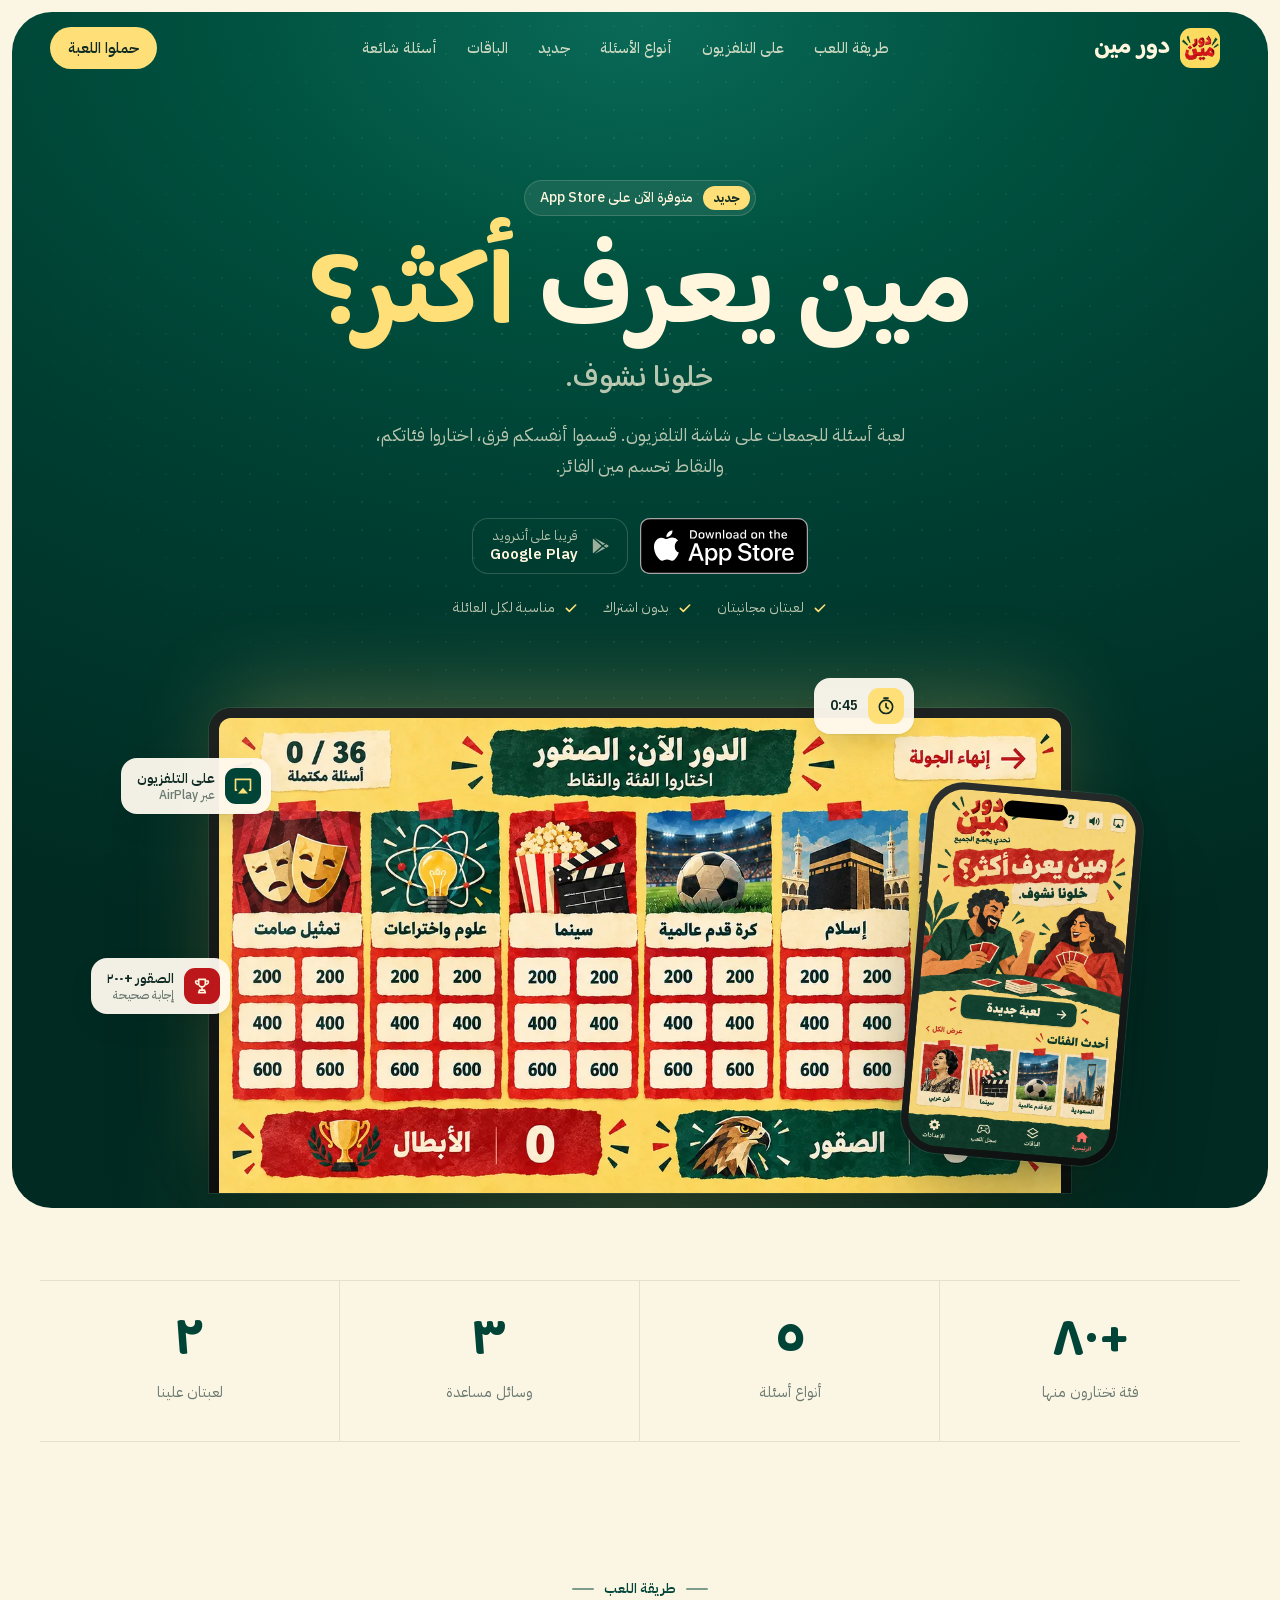
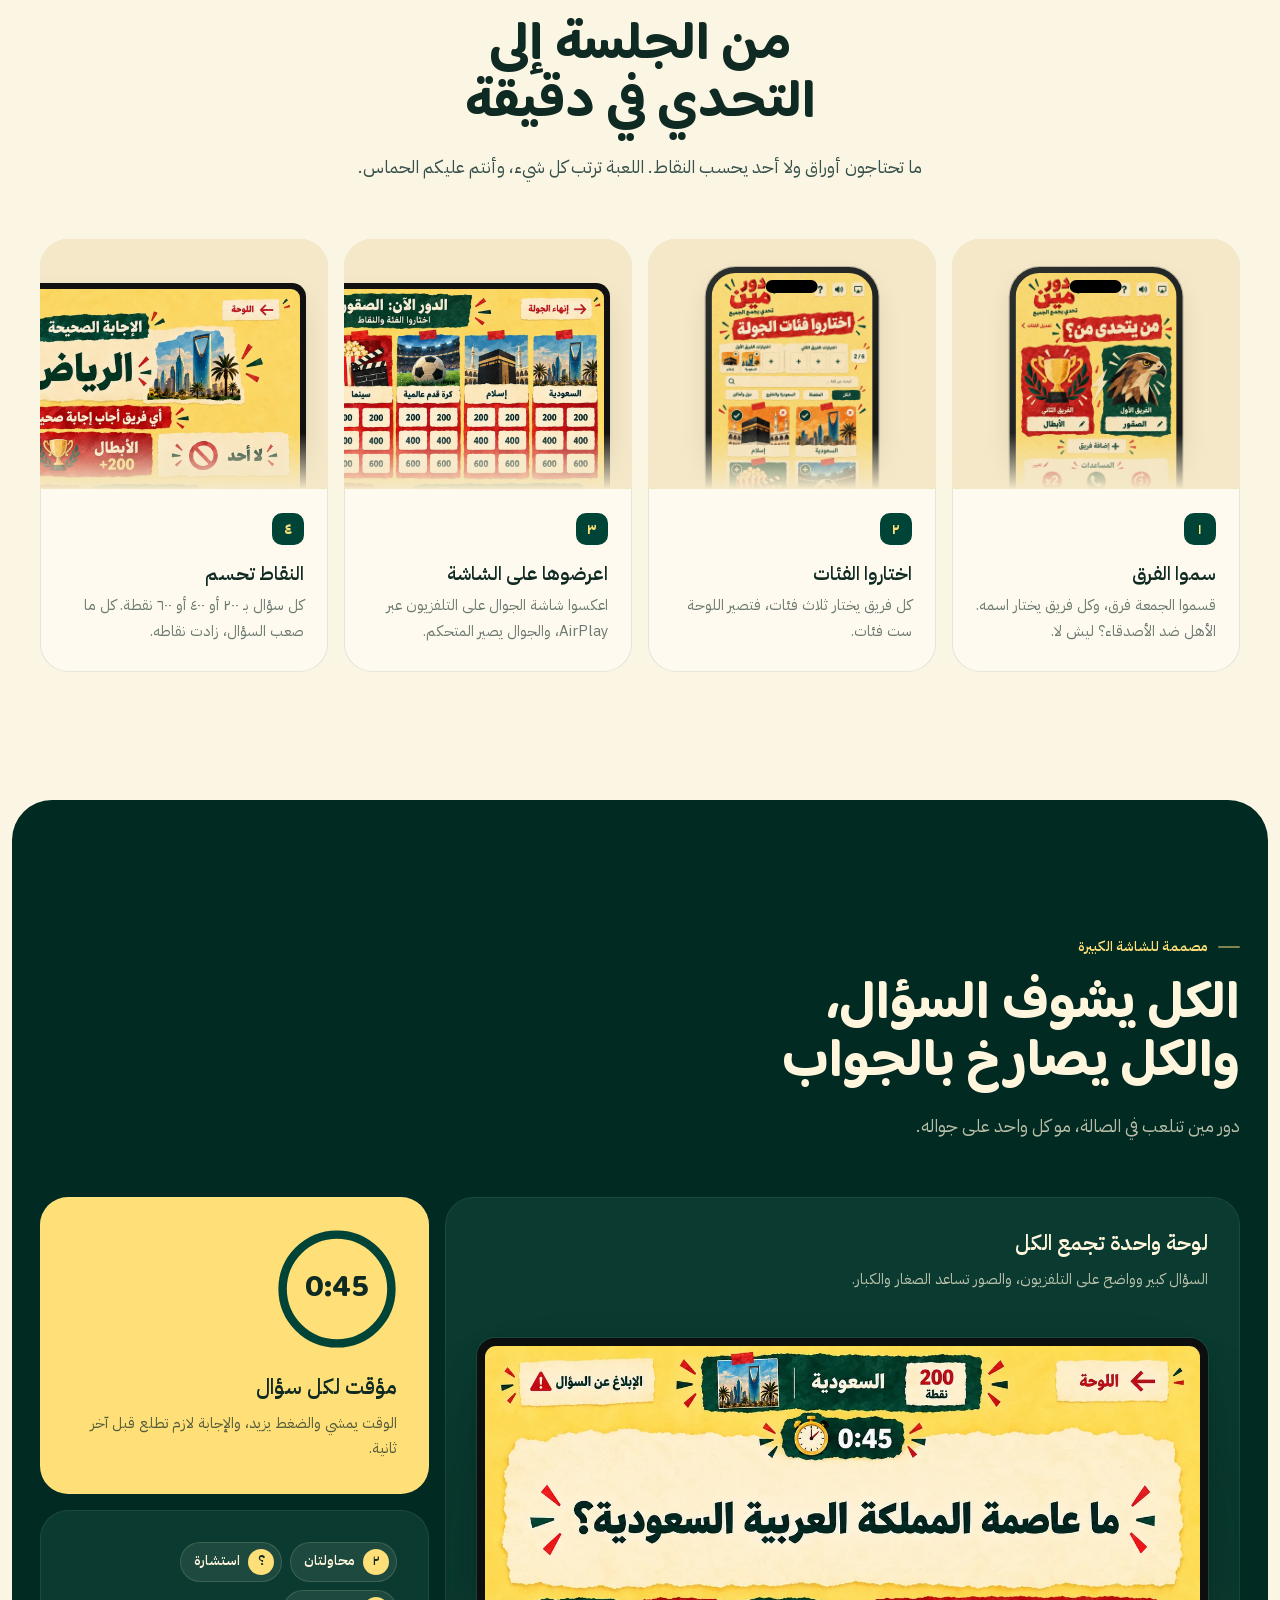
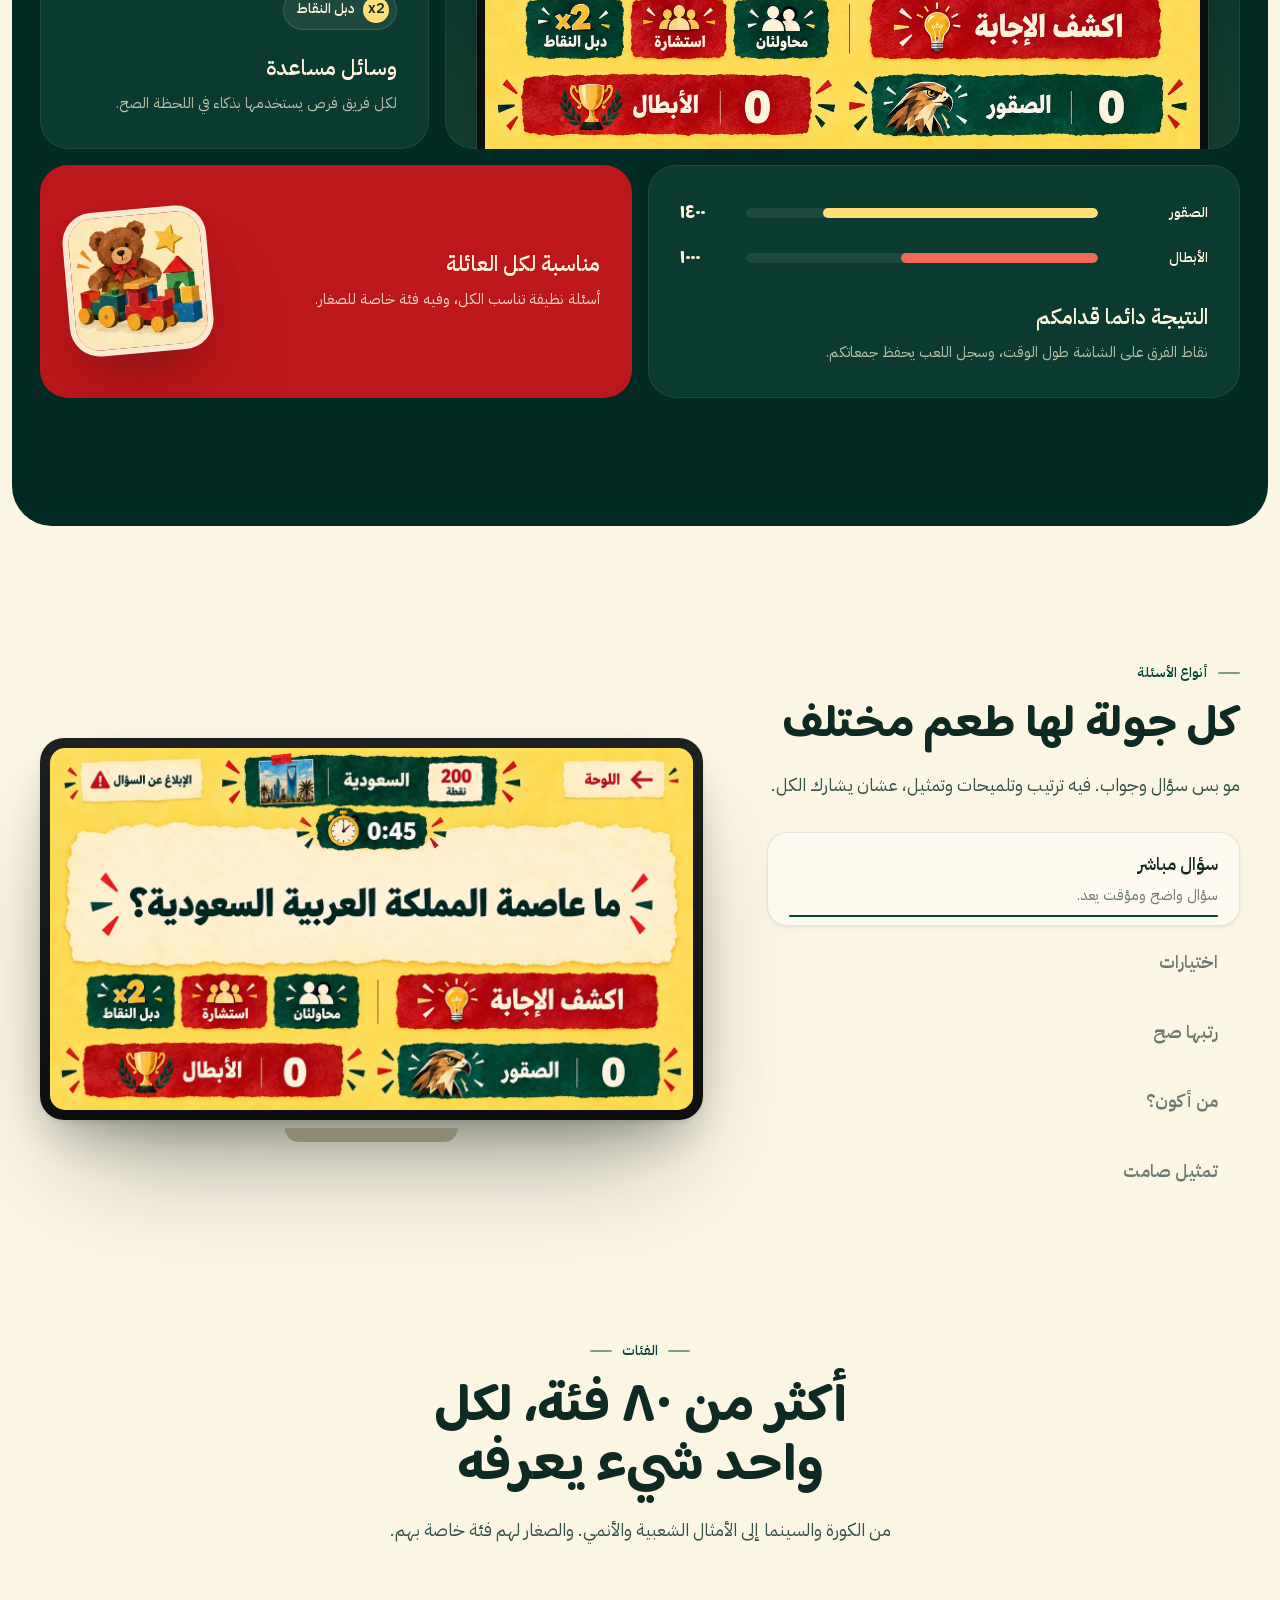
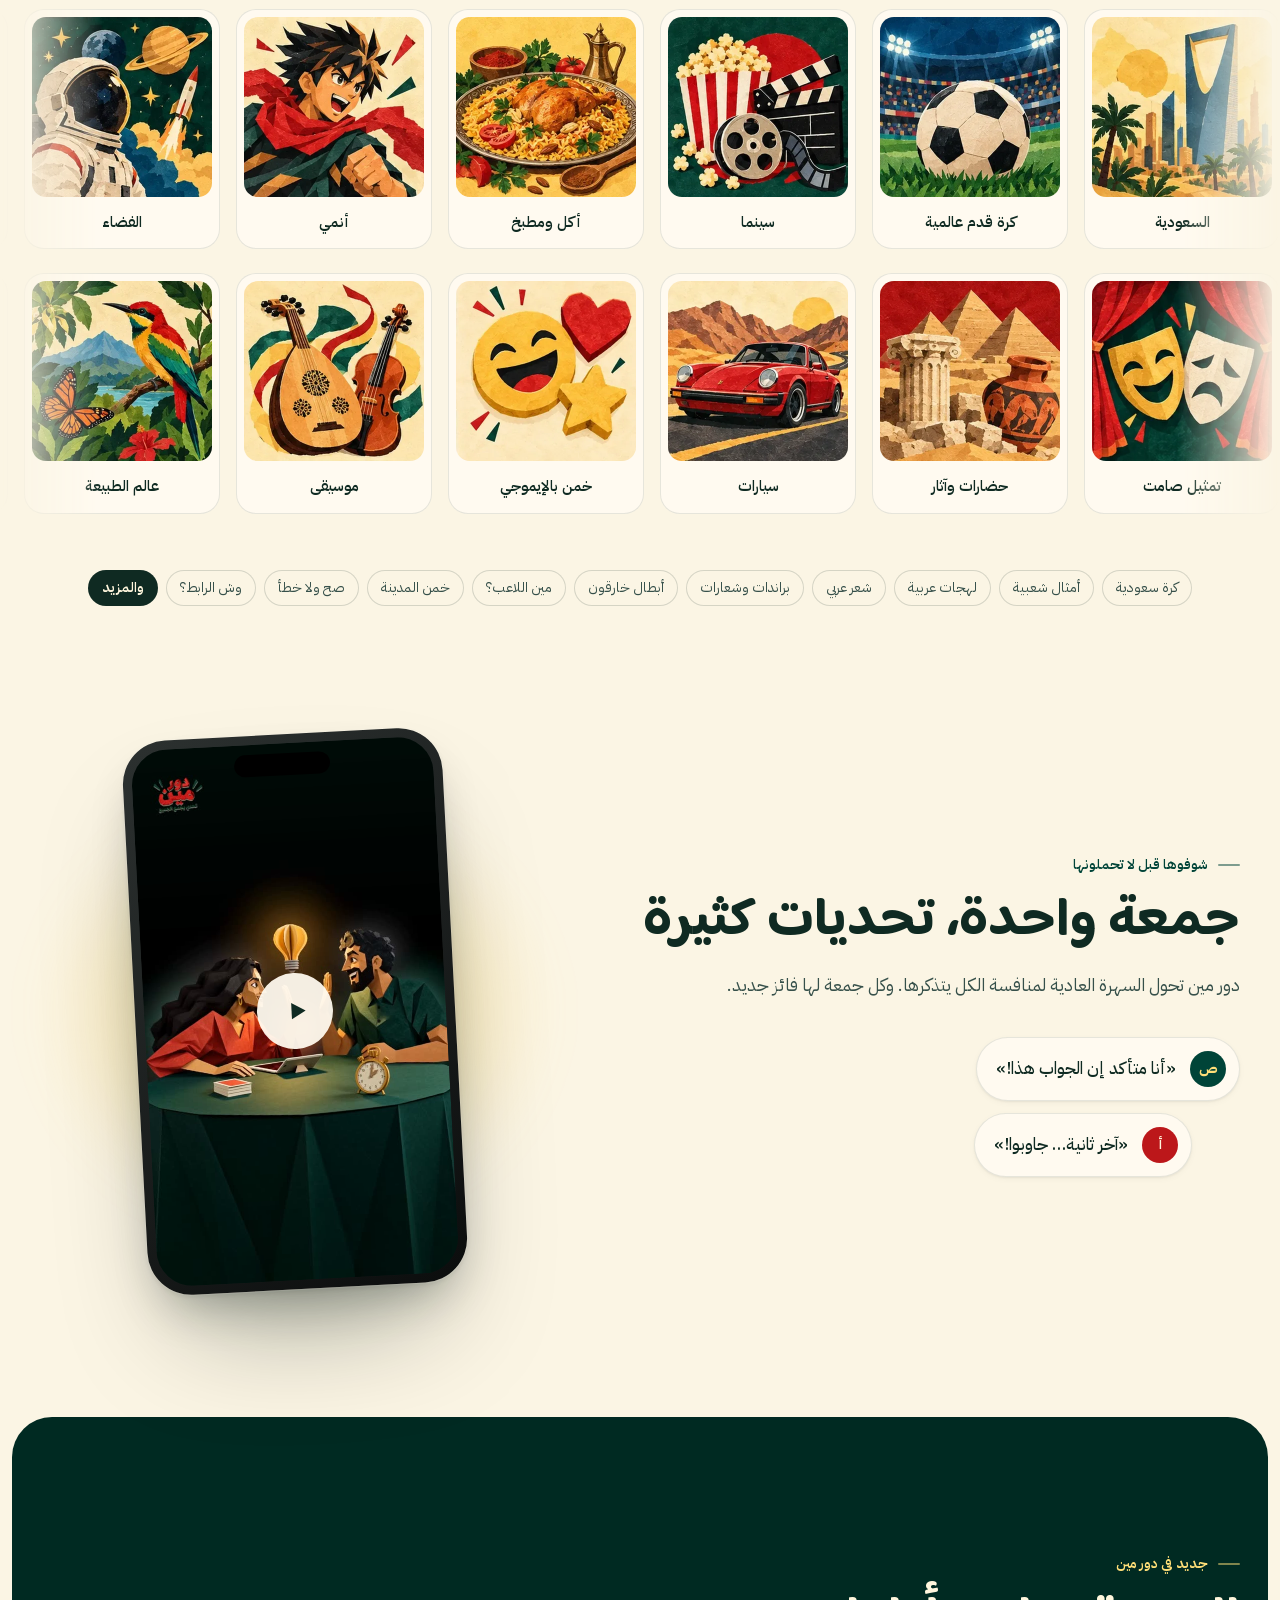
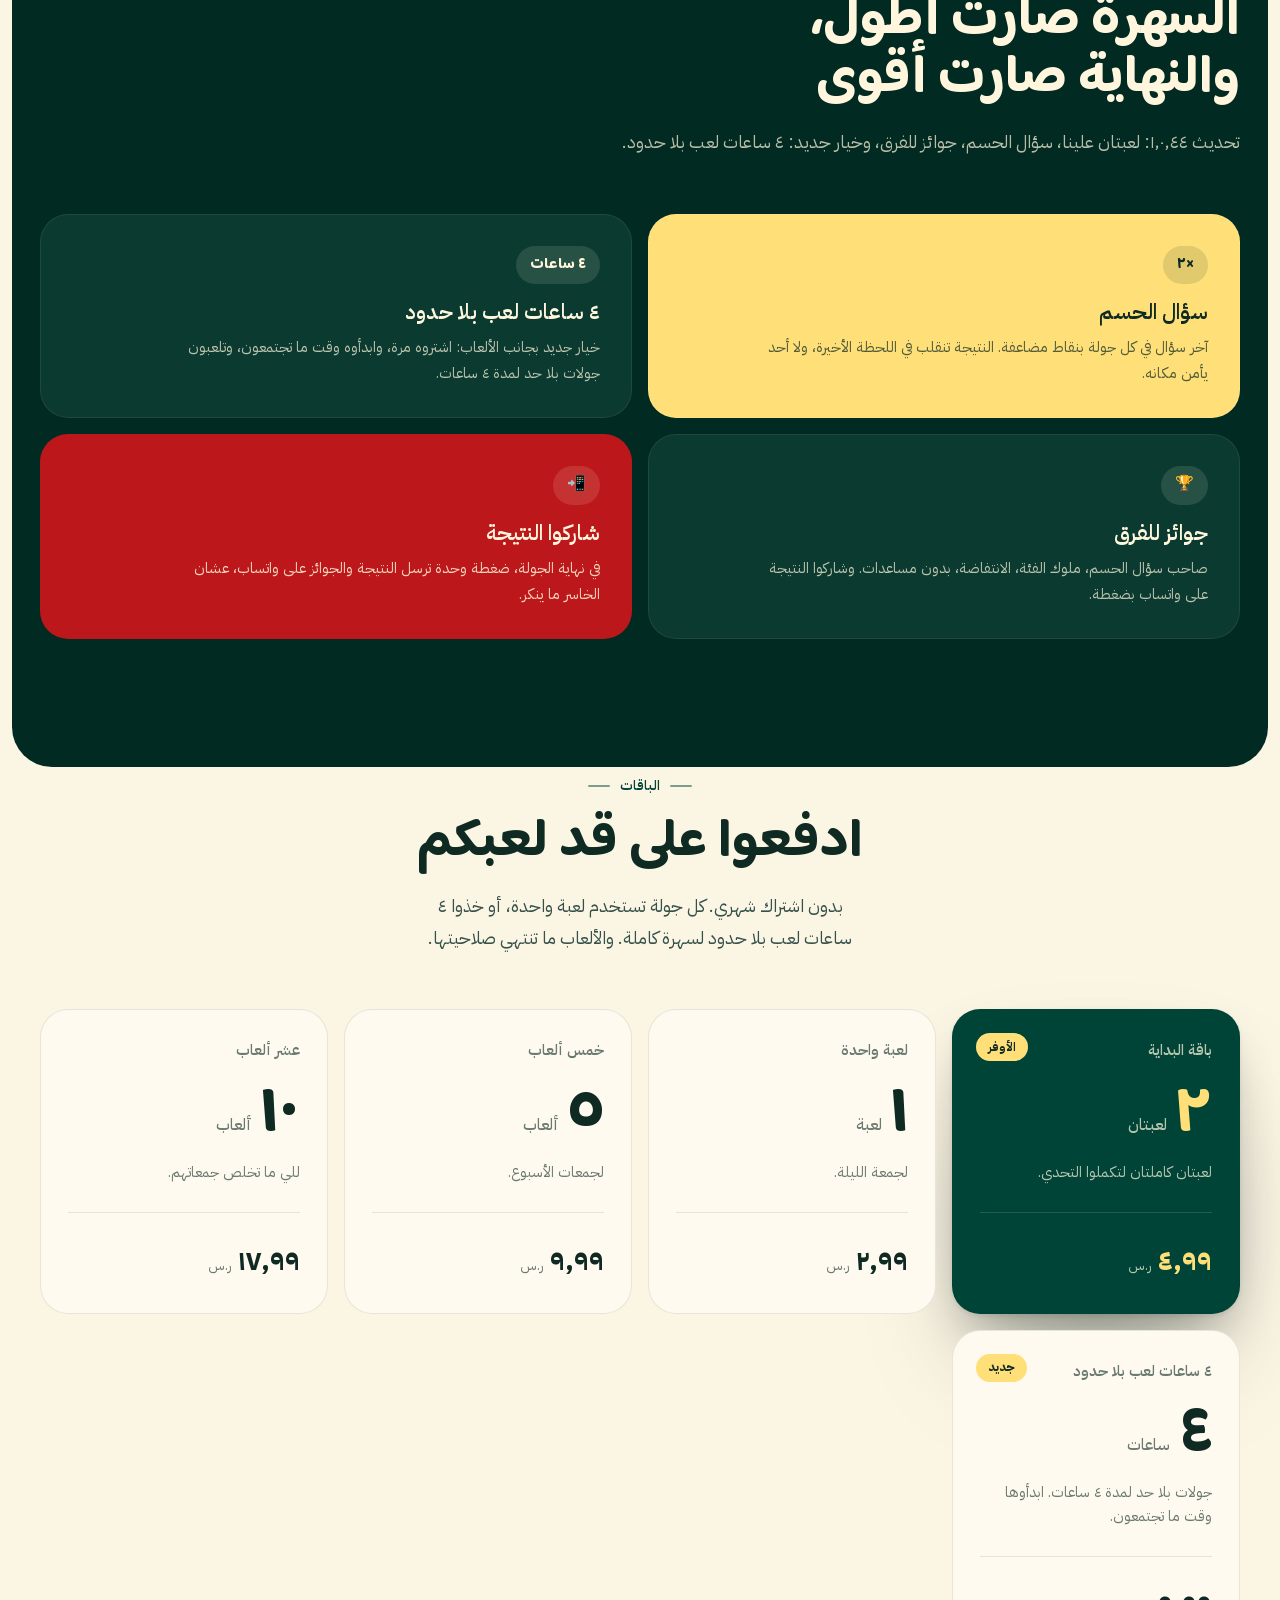
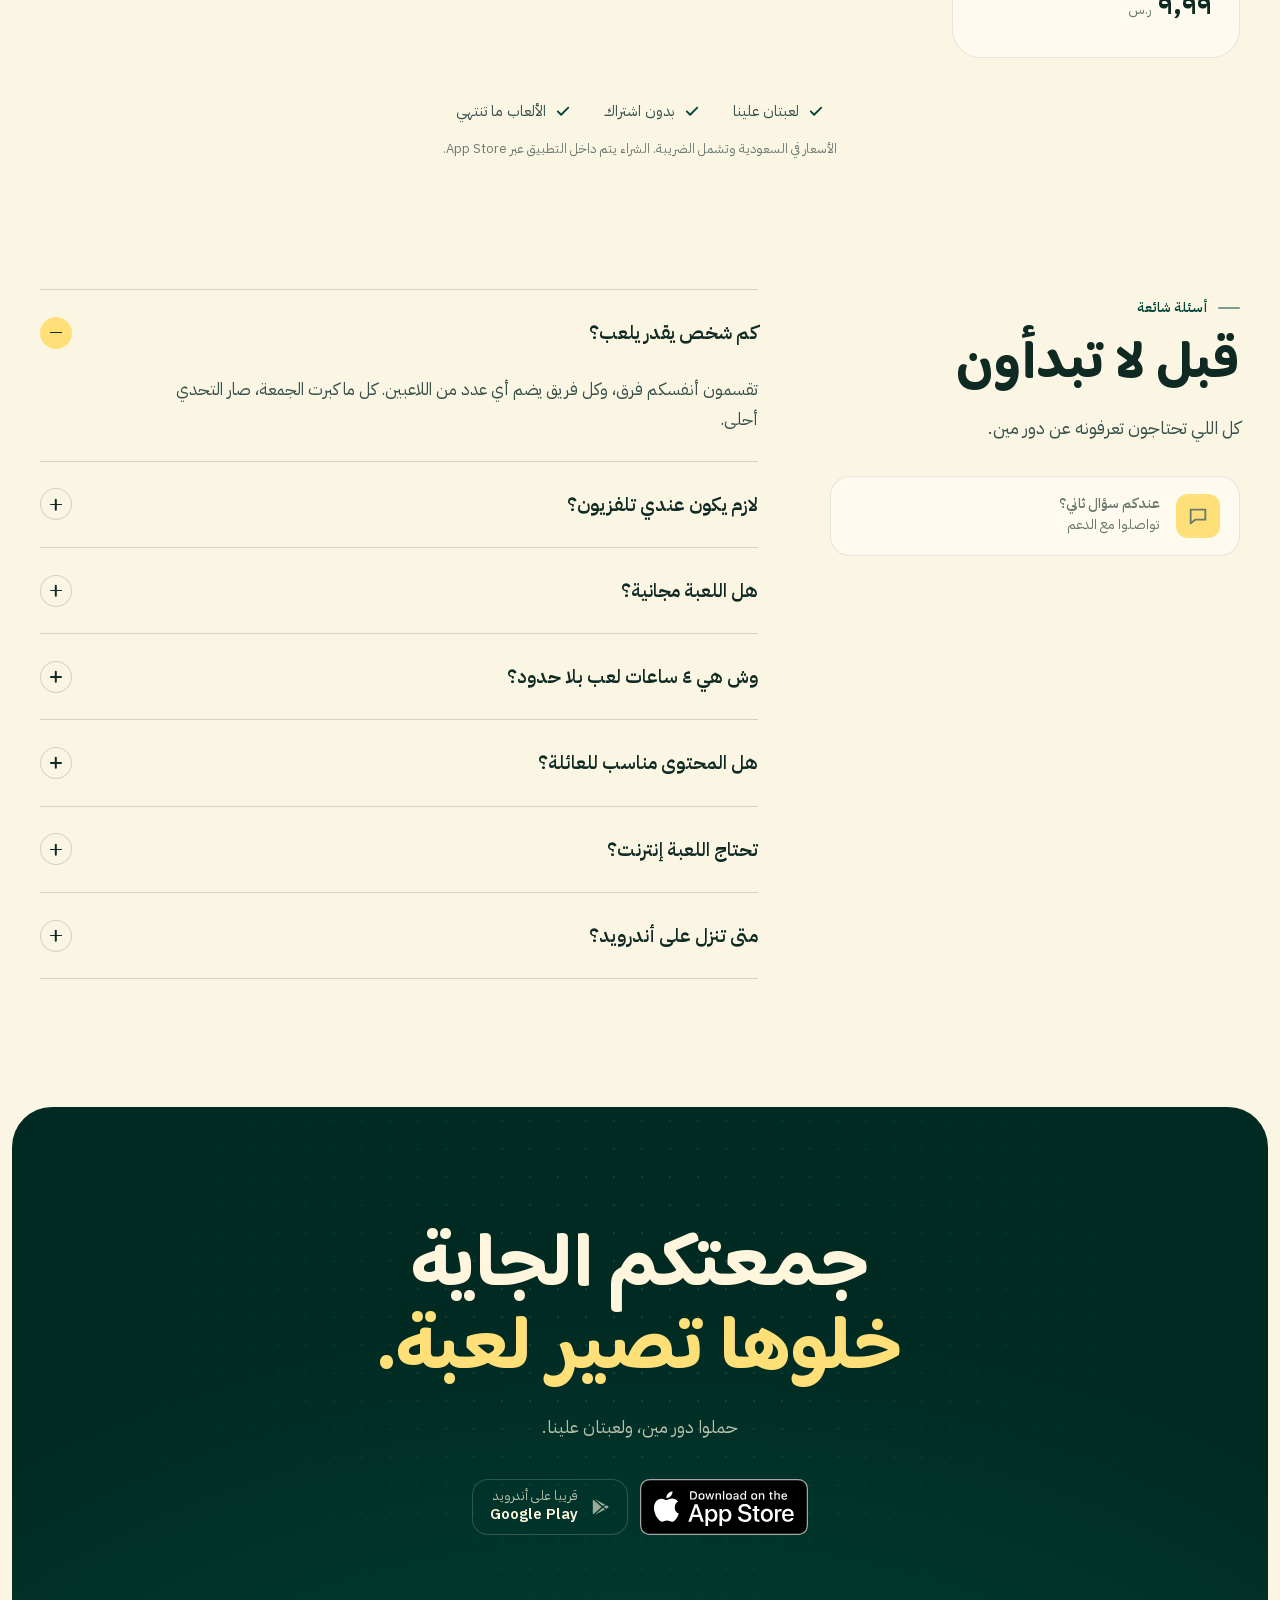
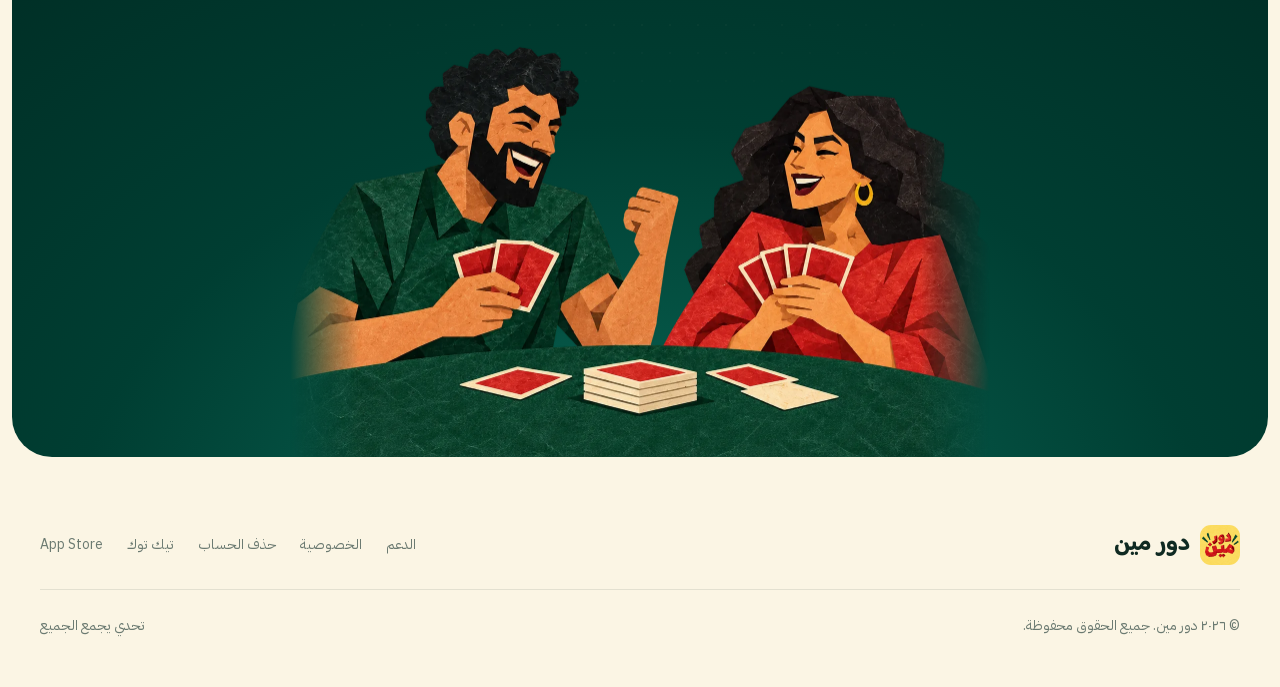
<file: index.html>
<!doctype html>
<html lang="ar" dir="rtl">
<head>
<meta charset="utf-8">
<meta name="viewport" content="width=device-width,initial-scale=1,viewport-fit=cover">
<title>دور مين · تحدي يجمع الجميع</title>
<meta name="description" content="دور مين لعبة أسئلة للجمعات على شاشة التلفزيون. قسموا الفرق، اختاروا من أكثر من ٨٠ فئة، والنقاط تحسم مين يعرف أكثر. لعبتان علينا.">
<meta name="theme-color" content="#003e32">
<meta name="apple-itunes-app" content="app-id=6812690220">
<link rel="canonical" href="https://dormeen.com/">
<meta property="og:type" content="website">
<meta property="og:locale" content="ar_SA">
<meta property="og:title" content="دور مين · مين يعرف أكثر؟">
<meta property="og:description" content="لعبة أسئلة للجمعات على شاشة التلفزيون. لعبتان علينا.">
<meta property="og:url" content="https://dormeen.com/">
<meta property="og:image" content="https://dormeen.com/assets/img/og.jpg">
<meta name="twitter:card" content="summary_large_image">
<link rel="icon" type="image/png" sizes="32x32" href="assets/img/favicon-32.png">
<link rel="apple-touch-icon" href="assets/img/apple-touch-icon.png">
<link rel="preload" href="assets/fonts/baloo-bhaijaan-2-arabic.woff2" as="font" type="font/woff2" crossorigin>
<link rel="preload" href="assets/fonts/plex-arabic-400-arabic.woff2" as="font" type="font/woff2" crossorigin>
<link rel="stylesheet" href="site.css?v=3">
<script type="application/ld+json">{"@context":"https://schema.org","@type":"MobileApplication","name":"دور مين","alternateName":"Dor Meen","operatingSystem":"iOS","applicationCategory":"GameApplication","inLanguage":"ar","url":"https://dormeen.com/","downloadUrl":"https://apps.apple.com/sa/app/id6812690220","offers":{"@type":"Offer","price":"0","priceCurrency":"SAR"}}</script>
</head>
<body>
<a class="skip" href="#main">تخطى إلى المحتوى</a>
<svg width="0" height="0" style="position:absolute" aria-hidden="true">
  <symbol id="arrow" viewBox="0 0 24 24"><path fill="none" stroke="currentColor" stroke-width="2" stroke-linecap="round" stroke-linejoin="round" d="M19 12H5m6-6-6 6 6 6"/></symbol>
  <symbol id="check" viewBox="0 0 24 24"><path fill="none" stroke="currentColor" stroke-width="2.4" stroke-linecap="round" stroke-linejoin="round" d="m5 12.5 4.5 4.5L19 7.5"/></symbol>
  <symbol id="play" viewBox="0 0 24 24"><path fill="currentColor" d="M7 4.5v15l13-7.5z"/></symbol>
  <symbol id="gplay" viewBox="0 0 24 24"><path fill="currentColor" d="M4 3.2 14 12 4 20.8a1.3 1.3 0 0 1-.6-1.1V4.3c0-.5.2-.9.6-1.1Zm11.2 7.6L5.6 2.4l12.7 6.8-3.1 1.6Zm0 2.4 3.1 1.6-12.7 6.8 9.6-8.4Zm4.4-3.3 2 1.1c.9.5.9 1.5 0 2l-2 1.1-3.3-2.1 3.3-2.1Z"/></symbol>
  <symbol id="clock" viewBox="0 0 24 24"><circle cx="12" cy="13" r="8" fill="none" stroke="currentColor" stroke-width="2"/><path fill="none" stroke="currentColor" stroke-width="2" stroke-linecap="round" d="M12 9v4l2.5 2M9.5 2.5h5"/></symbol>
  <symbol id="tvi" viewBox="0 0 24 24"><path fill="none" stroke="currentColor" stroke-width="2" stroke-linejoin="round" d="M5 17H3V4h18v13h-2"/><path fill="currentColor" d="m12 14 6 7H6z"/></symbol>
  <symbol id="trophy" viewBox="0 0 24 24"><path fill="none" stroke="currentColor" stroke-width="2" stroke-linecap="round" stroke-linejoin="round" d="M8 4h8v5a4 4 0 0 1-8 0zM8 6H4.5a3 3 0 0 0 3.5 4M16 6h3.5A3 3 0 0 1 16 10M12 13v4m-4 3h8l-1-3H9z"/></symbol>
</svg>

<header class="top" id="top">
  <div class="wrap">
    <div class="bar">
      <a class="brand" href="#" aria-label="دور مين، الصفحة الرئيسية"><img src="assets/img/icon.webp" width="512" height="512" alt=""><span>دور مين</span></a>
      <nav class="nav" aria-label="أقسام الموقع">
        <a href="#how">طريقة اللعب</a>
        <a href="#screen">على التلفزيون</a>
        <a href="#types">أنواع الأسئلة</a>
        <a href="#new">جديد</a>
        <a href="#packs">الباقات</a>
        <a href="#faq">أسئلة شائعة</a>
      </nav>
      <a class="btn btn-sm" href="https://apps.apple.com/sa/app/id6812690220">حملوا اللعبة</a>
    </div>
  </div>
</header>

<main id="main">
<section class="hero">
  <div class="hero-card">
    <div class="wrap">
      <span class="pill rv"><i>جديد</i>متوفرة الآن على App Store</span>
      <h1 class="rv">مين يعرف <em>أكثر؟</em><span class="tag">خلونا نشوف.</span></h1>
      <p class="lead rv">لعبة أسئلة للجمعات على شاشة التلفزيون. قسموا أنفسكم فرق، اختاروا فئاتكم، والنقاط تحسم مين الفائز.</p>
      <div class="store rv">
        <a class="badge" href="https://apps.apple.com/sa/app/id6812690220" aria-label="حملوا دور مين من App Store"><img src="assets/img/app-store-badge.svg" width="168" height="56" alt="Download on the App Store"></a>
        <span class="soon"><svg aria-hidden="true"><use href="#gplay"/></svg><span>قريبا على أندرويد<b dir="ltr">Google Play</b></span></span>
      </div>
      <ul class="ticks rv">
        <li><svg aria-hidden="true"><use href="#check"/></svg>لعبتان مجانيتان</li>
        <li><svg aria-hidden="true"><use href="#check"/></svg>بدون اشتراك</li>
        <li><svg aria-hidden="true"><use href="#check"/></svg>مناسبة لكل العائلة</li>
      </ul>
    </div>
    <div class="stage rv">
      <div class="tv"><img src="assets/img/board.webp" width="1300" height="732" alt="لوحة دور مين على التلفزيون: ست فئات وتحت كل فئة نقاط ٢٠٠ و٤٠٠ و٦٠٠" fetchpriority="high"></div>
      <div class="phone"><img src="assets/img/home.webp" width="700" height="1244" alt="الشاشة الرئيسية في تطبيق دور مين"></div>
      <div class="chip c1"><span class="ic"><svg aria-hidden="true"><use href="#tvi"/></svg></span><span>على التلفزيون<small>عبر AirPlay</small></span></div>
      <div class="chip c2"><span class="ic red"><svg aria-hidden="true"><use href="#trophy"/></svg></span><span>الصقور +٢٠٠<small>إجابة صحيحة</small></span></div>
      <div class="chip c3"><span class="ic y"><svg aria-hidden="true"><use href="#clock"/></svg></span><span dir="ltr">0:45</span></div>
    </div>
  </div>
</section>

<div class="wrap">
  <div class="stats">
    <div class="stat rv"><b>+٨٠</b><span>فئة تختارون منها</span></div>
    <div class="stat rv"><b>٥</b><span>أنواع أسئلة</span></div>
    <div class="stat rv"><b>٣</b><span>وسائل مساعدة</span></div>
    <div class="stat rv"><b>٢</b><span>لعبتان علينا</span></div>
  </div>
</div>

<section class="sec" id="how">
  <div class="wrap">
    <div class="sec-head center rv">
      <span class="label">طريقة اللعب</span>
      <h2>من الجلسة إلى التحدي في دقيقة</h2>
      <p>ما تحتاجون أوراق ولا أحد يحسب النقاط. اللعبة ترتب كل شيء، وأنتم عليكم الحماس.</p>
    </div>
    <div class="steps">
      <article class="step rv"><div class="vis"><div class="phone"><img src="assets/img/teams.webp" width="700" height="1243" loading="lazy" alt="شاشة تسمية الفرق"></div></div><div class="txt"><span class="n">١</span><h3>سموا الفرق</h3><p>قسموا الجمعة فرق، وكل فريق يختار اسمه. الأهل ضد الأصدقاء؟ ليش لا.</p></div></article>
      <article class="step rv"><div class="vis"><div class="phone"><img src="assets/img/setup.webp" width="700" height="1244" loading="lazy" alt="شاشة اختيار الفئات"></div></div><div class="txt"><span class="n">٢</span><h3>اختاروا الفئات</h3><p>كل فريق يختار ثلاث فئات، فتصير اللوحة ست فئات.</p></div></article>
      <article class="step rv"><div class="vis"><div class="scr"><img src="assets/img/board.webp" width="1300" height="732" loading="lazy" alt="لوحة اللعب على الشاشة الكبيرة"></div></div><div class="txt"><span class="n">٣</span><h3>اعرضوها على الشاشة</h3><p>اعكسوا شاشة الجوال على التلفزيون عبر AirPlay، والجوال يصير المتحكم.</p></div></article>
      <article class="step rv"><div class="vis"><div class="scr"><img src="assets/img/answer.webp" width="1300" height="732" loading="lazy" alt="شاشة كشف الإجابة واحتساب النقاط"></div></div><div class="txt"><span class="n">٤</span><h3>النقاط تحسم</h3><p>كل سؤال بـ ٢٠٠ أو ٤٠٠ أو ٦٠٠ نقطة. كل ما صعب السؤال، زادت نقاطه.</p></div></article>
    </div>
  </div>
</section>

<section class="sec dark" id="screen">
  <div class="wrap">
    <div class="sec-head rv">
      <span class="label">مصممة للشاشة الكبيرة</span>
      <h2>الكل يشوف السؤال، والكل يصارخ بالجواب</h2>
      <p>دور مين تنلعب في الصالة، مو كل واحد على جواله.</p>
    </div>
    <div class="bento">
      <div class="tile t-main rv">
        <div class="txt"><h3>لوحة واحدة تجمع الكل</h3><p>السؤال كبير وواضح على التلفزيون، والصور تساعد الصغار والكبار.</p></div>
        <div class="shot"><img src="assets/img/question.webp" width="1300" height="732" loading="lazy" alt="شاشة سؤال في دور مين: ما عاصمة المملكة العربية السعودية؟ مع مؤقت ووسائل مساعدة"></div>
      </div>
      <div class="tile t-timer rv">
        <div class="ring" aria-hidden="true"><svg viewBox="0 0 128 128"><circle class="bgc" cx="64" cy="64" r="58"/><circle class="fg" id="ring" cx="64" cy="64" r="58"/></svg><b id="clock">0:45</b></div>
        <h3>مؤقت لكل سؤال</h3><p>الوقت يمشي والضغط يزيد، والإجابة لازم تطلع قبل آخر ثانية.</p>
      </div>
      <div class="tile t-life rv">
        <div class="lifes"><span><i aria-hidden="true">٢</i>محاولتان</span><span><i aria-hidden="true">؟</i>استشارة</span><span><i aria-hidden="true" dir="ltr">x2</i>دبل النقاط</span></div>
        <h3>وسائل مساعدة</h3><p>لكل فريق فرص يستخدمها بذكاء في اللحظة الصح.</p>
      </div>
      <div class="tile t-score rv">
        <div class="board" aria-hidden="true">
          <div class="row"><span>الصقور</span><span class="track"><i style="--w:78%"></i></span><b>١٤٠٠</b></div>
          <div class="row r2"><span>الأبطال</span><span class="track"><i style="--w:56%"></i></span><b>١٠٠٠</b></div>
        </div>
        <h3>النتيجة دائما قدامكم</h3><p>نقاط الفرق على الشاشة طول الوقت، وسجل اللعب يحفظ جمعاتكم.</p>
      </div>
      <div class="tile t-family rv">
        <div><h3>مناسبة لكل العائلة</h3><p>أسئلة نظيفة تناسب الكل، وفيه فئة خاصة للصغار.</p></div>
        <img src="assets/img/cat/kids.webp" width="360" height="360" loading="lazy" alt="">
      </div>
    </div>
  </div>
</section>

<section class="sec" id="types">
  <div class="wrap types">
    <div>
      <div class="sec-head rv">
        <span class="label">أنواع الأسئلة</span>
        <h2>كل جولة لها طعم مختلف</h2>
        <p>مو بس سؤال وجواب. فيه ترتيب وتلميحات وتمثيل، عشان يشارك الكل.</p>
      </div>
      <div class="tabs rv" role="tablist" aria-label="أنواع الأسئلة">
        <button class="tab" role="tab" aria-selected="true" aria-controls="type-view" data-src="assets/img/question.webp" data-alt="سؤال مباشر على الشاشة"><b>سؤال مباشر</b><small>سؤال واضح ومؤقت يعد.</small><span class="prog"><i></i></span></button>
        <button class="tab" role="tab" aria-selected="false" aria-controls="type-view" data-src="assets/img/choices.webp" data-alt="سؤال مع أربع اختيارات"><b>اختيارات</b><small>ضيقوا الاحتمالات لو احتجتوا.</small><span class="prog"><i></i></span></button>
        <button class="tab" role="tab" aria-selected="false" aria-controls="type-view" data-src="assets/img/order.webp" data-alt="سؤال ترتيب"><b>رتبها صح</b><small>من الأقدم؟ من الأكبر؟ رتبوها.</small><span class="prog"><i></i></span></button>
        <button class="tab" role="tab" aria-selected="false" aria-controls="type-view" data-src="assets/img/clues.webp" data-alt="سؤال تلميحات"><b>من أكون؟</b><small>تلميح ورا تلميح لين تعرفون الجواب.</small><span class="prog"><i></i></span></button>
        <button class="tab" role="tab" aria-selected="false" aria-controls="type-view" data-src="assets/img/charades.webp" data-alt="جولة تمثيل صامت"><b>تمثيل صامت</b><small>واحد يمثل، والباقي يخمن.</small><span class="prog"><i></i></span></button>
      </div>
    </div>
    <div class="viewer rv" id="type-view" role="tabpanel"><img id="type-img" src="assets/img/question.webp" width="1300" height="732" loading="lazy" alt="سؤال مباشر على الشاشة"></div>
  </div>
</section>

<section class="sec cats-sec" id="categories" style="padding-top:0">
  <div class="wrap">
    <div class="sec-head center rv">
      <span class="label">الفئات</span>
      <h2>أكثر من ٨٠ فئة، لكل واحد شيء يعرفه</h2>
      <p>من الكورة والسينما إلى الأمثال الشعبية والأنمي. والصغار لهم فئة خاصة بهم.</p>
    </div>
  </div>
  <div class="mq rv" aria-label="أمثلة على الفئات">
    <div class="marquee" id="mq1">
      <figure class="cat"><img src="assets/img/cat/sa.webp" width="360" height="360" loading="lazy" alt=""><figcaption>السعودية</figcaption></figure>
      <figure class="cat"><img src="assets/img/cat/football.webp" width="360" height="360" loading="lazy" alt=""><figcaption>كرة قدم عالمية</figcaption></figure>
      <figure class="cat"><img src="assets/img/cat/cinema.webp" width="360" height="360" loading="lazy" alt=""><figcaption>سينما</figcaption></figure>
      <figure class="cat"><img src="assets/img/cat/food.webp" width="360" height="360" loading="lazy" alt=""><figcaption>أكل ومطبخ</figcaption></figure>
      <figure class="cat"><img src="assets/img/cat/anime.webp" width="360" height="360" loading="lazy" alt=""><figcaption>أنمي</figcaption></figure>
      <figure class="cat"><img src="assets/img/cat/space.webp" width="360" height="360" loading="lazy" alt=""><figcaption>الفضاء</figcaption></figure>
      <figure class="cat"><img src="assets/img/cat/arab_series.webp" width="360" height="360" loading="lazy" alt=""><figcaption>مسلسلات عربية</figcaption></figure>
      <figure class="cat"><img src="assets/img/cat/gaming.webp" width="360" height="360" loading="lazy" alt=""><figcaption>ألعاب فيديو</figcaption></figure>
    </div>
    <div class="marquee rev" id="mq2">
      <figure class="cat"><img src="assets/img/cat/charades.webp" width="360" height="360" loading="lazy" alt=""><figcaption>تمثيل صامت</figcaption></figure>
      <figure class="cat"><img src="assets/img/cat/heritage.webp" width="360" height="360" loading="lazy" alt=""><figcaption>حضارات وآثار</figcaption></figure>
      <figure class="cat"><img src="assets/img/cat/cars.webp" width="360" height="360" loading="lazy" alt=""><figcaption>سيارات</figcaption></figure>
      <figure class="cat"><img src="assets/img/cat/emoji_guess.webp" width="360" height="360" loading="lazy" alt=""><figcaption>خمن بالإيموجي</figcaption></figure>
      <figure class="cat"><img src="assets/img/cat/music.webp" width="360" height="360" loading="lazy" alt=""><figcaption>موسيقى</figcaption></figure>
      <figure class="cat"><img src="assets/img/cat/nature.webp" width="360" height="360" loading="lazy" alt=""><figcaption>عالم الطبيعة</figcaption></figure>
      <figure class="cat"><img src="assets/img/cat/logic.webp" width="360" height="360" loading="lazy" alt=""><figcaption>ألغاز ومنطق</figcaption></figure>
      <figure class="cat"><img src="assets/img/cat/kids.webp" width="360" height="360" loading="lazy" alt=""><figcaption>للصغار</figcaption></figure>
    </div>
  </div>
  <div class="wrap">
    <div class="more rv"><span>كرة سعودية</span><span>أمثال شعبية</span><span>لهجات عربية</span><span>شعر عربي</span><span>براندات وشعارات</span><span>أبطال خارقون</span><span>مين اللاعب؟</span><span>خمن المدينة</span><span>صح ولا خطأ</span><span>وش الرابط؟</span><strong>والمزيد</strong></div>
  </div>
</section>

<section class="sec" style="padding-top:0">
  <div class="wrap film">
    <div class="copy rv">
      <div class="sec-head" style="margin:0">
        <span class="label">شوفوها قبل لا تحملونها</span>
        <h2>جمعة واحدة، تحديات كثيرة</h2>
        <p>دور مين تحول السهرة العادية لمنافسة الكل يتذكرها. وكل جمعة لها فائز جديد.</p>
      </div>
      <div class="quotes">
        <p class="q"><span class="av" aria-hidden="true">ص</span>«أنا متأكد إن الجواب هذا!»</p>
        <p class="q"><span class="av" aria-hidden="true">أ</span>«آخر ثانية… جاوبوا!»</p>
      </div>
    </div>
    <div class="film-wrap rv">
      <div class="phone" id="phone">
        <video id="film" src="assets/video/ad.mp4" poster="assets/video/ad-poster.jpg" playsinline preload="none" controls aria-label="فيديو تعريفي بلعبة دور مين"></video>
        <button class="play" id="play" aria-label="شغل الفيديو"><svg aria-hidden="true"><use href="#play"/></svg></button>
      </div>
    </div>
  </div>
</section>

<section class="sec dark" id="new">
  <div class="wrap">
    <div class="sec-head rv">
      <span class="label">جديد في دور مين</span>
      <h2>السهرة صارت أطول، والنهاية صارت أقوى</h2>
      <p>تحديث ١٫٠٫٤٤: لعبتان علينا، سؤال الحسم، جوائز للفرق، وخيار جديد: ٤ ساعات لعب بلا حدود.</p>
    </div>
    <div class="bento">
      <div class="tile t-new t-new-y rv"><span class="k">×٢</span><h3>سؤال الحسم</h3><p>آخر سؤال في كل جولة بنقاط مضاعفة. النتيجة تنقلب في اللحظة الأخيرة، ولا أحد يأمن مكانه.</p></div>
      <div class="tile t-new rv"><span class="k">٤ ساعات</span><h3>٤ ساعات لعب بلا حدود</h3><p>خيار جديد بجانب الألعاب: اشتروه مرة، وابدأوه وقت ما تجتمعون، وتلعبون جولات بلا حد لمدة ٤ ساعات.</p></div>
      <div class="tile t-new rv"><span class="k">🏆</span><h3>جوائز للفرق</h3><p>صاحب سؤال الحسم، ملوك الفئة، الانتفاضة، بدون مساعدات. وشاركوا النتيجة على واتساب بضغطة.</p></div>
      <div class="tile t-new t-new-r rv"><span class="k">📲</span><h3>شاركوا النتيجة</h3><p>في نهاية الجولة، ضغطة وحدة ترسل النتيجة والجوائز على واتساب، عشان الخاسر ما ينكر.</p></div>
    </div>
  </div>
</section>

<section class="sec" id="packs" style="padding-top:0">
  <div class="wrap">
    <div class="sec-head center rv">
      <span class="label">الباقات</span>
      <h2>ادفعوا على قد لعبكم</h2>
      <p>بدون اشتراك شهري. كل جولة تستخدم لعبة واحدة، أو خذوا ٤ ساعات لعب بلا حدود لسهرة كاملة. والألعاب ما تنتهي صلاحيتها.</p>
    </div>
    <div class="packs">
      <article class="pack hot rv"><span class="flag">الأوفر</span><span class="name">باقة البداية</span><span class="games">٢<small>لعبتان</small></span><p>لعبتان كاملتان لتكملوا التحدي.</p><span class="spacer"></span><span class="price"><b>٤٫٩٩</b><small>ر.س</small></span></article>
      <article class="pack rv"><span class="name">لعبة واحدة</span><span class="games">١<small>لعبة</small></span><p>لجمعة الليلة.</p><span class="spacer"></span><span class="price"><b>٢٫٩٩</b><small>ر.س</small></span></article>
      <article class="pack rv"><span class="name">خمس ألعاب</span><span class="games">٥<small>ألعاب</small></span><p>لجمعات الأسبوع.</p><span class="spacer"></span><span class="price"><b>٩٫٩٩</b><small>ر.س</small></span></article>
      <article class="pack rv"><span class="name">عشر ألعاب</span><span class="games">١٠<small>ألعاب</small></span><p>للي ما تخلص جمعاتهم.</p><span class="spacer"></span><span class="price"><b>١٧٫٩٩</b><small>ر.س</small></span></article>
      <article class="pack rv"><span class="flag">جديد</span><span class="name">٤ ساعات لعب بلا حدود</span><span class="games">٤<small>ساعات</small></span><p>جولات بلا حد لمدة ٤ ساعات. ابدأوها وقت ما تجتمعون.</p><span class="spacer"></span><span class="price"><b>٩٫٩٩</b><small>ر.س</small></span></article>
    </div>
    <ul class="perks rv">
      <li><svg aria-hidden="true"><use href="#check"/></svg>لعبتان علينا</li>
      <li><svg aria-hidden="true"><use href="#check"/></svg>بدون اشتراك</li>
      <li><svg aria-hidden="true"><use href="#check"/></svg>الألعاب ما تنتهي</li>
    </ul>
    <p class="fine">الأسعار في السعودية وتشمل الضريبة. الشراء يتم داخل التطبيق عبر App Store.</p>
  </div>
</section>

<section class="sec" id="faq" style="padding-top:0">
  <div class="wrap faq">
    <div class="sec-head rv">
      <span class="label">أسئلة شائعة</span>
      <h2>قبل لا تبدأون</h2>
      <p>كل اللي تحتاجون تعرفونه عن دور مين.</p>
      <a class="help" href="support.html"><span class="ic"><svg aria-hidden="true" viewBox="0 0 24 24"><path fill="none" stroke="currentColor" stroke-width="2" stroke-linecap="round" stroke-linejoin="round" d="M4 5h16v11H9l-5 4z"/></svg></span><span><b>عندكم سؤال ثاني؟</b><span>تواصلوا مع الدعم</span></span></a>
    </div>
    <div class="acc rv">
      <details open><summary>كم شخص يقدر يلعب؟<i aria-hidden="true"></i></summary><p>تقسمون أنفسكم فرق، وكل فريق يضم أي عدد من اللاعبين. كل ما كبرت الجمعة، صار التحدي أحلى.</p></details>
      <details><summary>لازم يكون عندي تلفزيون؟<i aria-hidden="true"></i></summary><p>لا، تقدرون تلعبون على الجوال أو الآيباد. لكن التجربة أحلى لما تعكسون الشاشة على التلفزيون عبر AirPlay أو Apple TV.</p></details>
      <details><summary>هل اللعبة مجانية؟<i aria-hidden="true"></i></summary><p>لعبتان علينا لكل حساب جديد: وحدة تجربون فيها، ووحدة لجمعتكم. بعدها تختارون الباقة اللي تناسبكم، بدون أي اشتراك.</p></details>
      <details><summary>وش هي ٤ ساعات لعب بلا حدود؟<i aria-hidden="true"></i></summary><p>خيار بجانب باقات الألعاب: تشترونه مرة، وتبدأونه من الشاشة الرئيسية وقت ما تجتمعون، وتلعبون جولات غير محدودة لمدة ٤ ساعات بدون ما تنقص ألعابكم. وآخر سؤال في كل جولة هو سؤال الحسم ونقاطه مضاعفة.</p></details>
      <details><summary>هل المحتوى مناسب للعائلة؟<i aria-hidden="true"></i></summary><p>نعم، الأسئلة مناسبة لكل العائلة، وفيه فئة خاصة للصغار.</p></details>
      <details><summary>تحتاج اللعبة إنترنت؟<i aria-hidden="true"></i></summary><p>نعم، تحتاجون اتصال بالإنترنت لتحميل الأسئلة والصور وحفظ رصيد ألعابكم.</p></details>
      <details><summary>متى تنزل على أندرويد؟<i aria-hidden="true"></i></summary><p>قريبا على Google Play. تابعونا على تيك توك <a href="https://www.tiktok.com/@dormeenapp" dir="ltr">@dormeenapp</a> عشان توصلكم أول.</p></details>
    </div>
  </div>
</section>

<section class="cta">
  <div class="cta-card">
    <h2 class="rv">جمعتكم الجاية<br><em>خلوها تصير لعبة.</em></h2>
    <p class="rv">حملوا دور مين، ولعبتان علينا.</p>
    <div class="store rv">
      <a class="badge" href="https://apps.apple.com/sa/app/id6812690220" aria-label="حملوا دور مين من App Store"><img src="assets/img/app-store-badge.svg" width="168" height="56" alt="Download on the App Store" loading="lazy"></a>
      <span class="soon"><svg aria-hidden="true"><use href="#gplay"/></svg><span>قريبا على أندرويد<b dir="ltr">Google Play</b></span></span>
    </div>
    <img class="party rv" src="assets/img/hero-party.webp" width="1400" height="933" alt="" loading="lazy">
  </div>
</section>
</main>

<footer>
  <div class="wrap foot">
    <a class="brand" href="#"><img src="assets/img/icon.webp" width="512" height="512" alt="" loading="lazy"><span>دور مين</span></a>
    <nav aria-label="روابط">
      <a href="support.html">الدعم</a>
      <a href="privacy.html">الخصوصية</a>
      <a href="delete-account.html">حذف الحساب</a>
      <a href="https://www.tiktok.com/@dormeenapp">تيك توك</a>
      <a href="https://apps.apple.com/sa/app/id6812690220">App Store</a>
    </nav>
    <p class="copy"><span>© ٢٠٢٦ دور مين. جميع الحقوق محفوظة.</span><span>تحدي يجمع الجميع</span></p>
  </div>
</footer>

<script>
(()=>{
  const reduce=matchMedia('(prefers-reduced-motion: reduce)').matches;
  // header
  const top=document.getElementById('top');
  const onScroll=()=>top.classList.toggle('solid',scrollY>40);
  onScroll();addEventListener('scroll',onScroll,{passive:true});
  // reveal
  const io='IntersectionObserver' in window&&new IntersectionObserver(es=>es.forEach(e=>{if(e.isIntersecting){e.target.classList.add('in');io.unobserve(e.target)}}),{rootMargin:'0px 0px -6% 0px'});
  document.querySelectorAll('.hero .rv').forEach((el,i)=>{el.style.transitionDelay=i*90+'ms';requestAnimationFrame(()=>requestAnimationFrame(()=>el.classList.add('in')))});
  document.querySelectorAll('.rv:not(.hero .rv)').forEach(el=>{
    const sib=[...el.parentElement.children].filter(c=>c.classList.contains('rv'));
    el.style.transitionDelay=Math.min(sib.indexOf(el),6)*70+'ms';
    io?io.observe(el):el.classList.add('in');
  });
  // marquee: duplicate for seamless loop
  ['mq1','mq2'].forEach(id=>{const m=document.getElementById(id);[...m.children].forEach(c=>{const d=c.cloneNode(true);d.setAttribute('aria-hidden','true');m.appendChild(d)})});
  // timer
  const ring=document.getElementById('ring'),clock=document.getElementById('clock'),C=364.4;let t=45,tim;
  const tick=()=>{t=t<=0?45:t-1;clock.textContent='0:'+String(t).padStart(2,'0');ring.style.strokeDashoffset=C*(1-t/45)};
  if(!reduce&&io){new IntersectionObserver(es=>es.forEach(e=>{clearInterval(tim);if(e.isIntersecting)tim=setInterval(tick,1000)})).observe(ring)}
  // tabs
  const img=document.getElementById('type-img'),tabs=[...document.querySelectorAll('.tab')];let cur=0,auto=!reduce,timer;
  const pick=(i,user)=>{cur=i;if(user)auto=false;tabs.forEach((x,j)=>{x.setAttribute('aria-selected',j===i);x.tabIndex=j===i?0:-1;x.classList.remove('run')});
    const t=tabs[i];img.classList.add('out');const n=new Image();n.src=t.dataset.src;n.onload=()=>setTimeout(()=>{img.src=n.src;img.alt=t.dataset.alt;img.classList.remove('out')},150);
    clearTimeout(timer);if(auto){void t.offsetWidth;t.classList.add('run');timer=setTimeout(()=>pick((cur+1)%tabs.length),5500)}};
  tabs.forEach((t,i)=>{t.addEventListener('click',()=>pick(i,true));t.addEventListener('keydown',e=>{const d={ArrowDown:1,ArrowUp:-1,ArrowLeft:1,ArrowRight:-1}[e.key];if(d){e.preventDefault();const n=(i+d+tabs.length)%tabs.length;tabs[n].focus();pick(n,true)}})});
  if(io){let started=false;new IntersectionObserver(es=>{if(es[0].isIntersecting&&!started){started=true;pick(0)}}).observe(img)}
  // video
  const v=document.getElementById('film'),p=document.getElementById('play'),ph=document.getElementById('phone');
  v.controls=false;p.addEventListener('click',()=>{v.controls=true;v.play();ph.classList.add('playing')});
})();
</script>
</body>
</html>
</file>
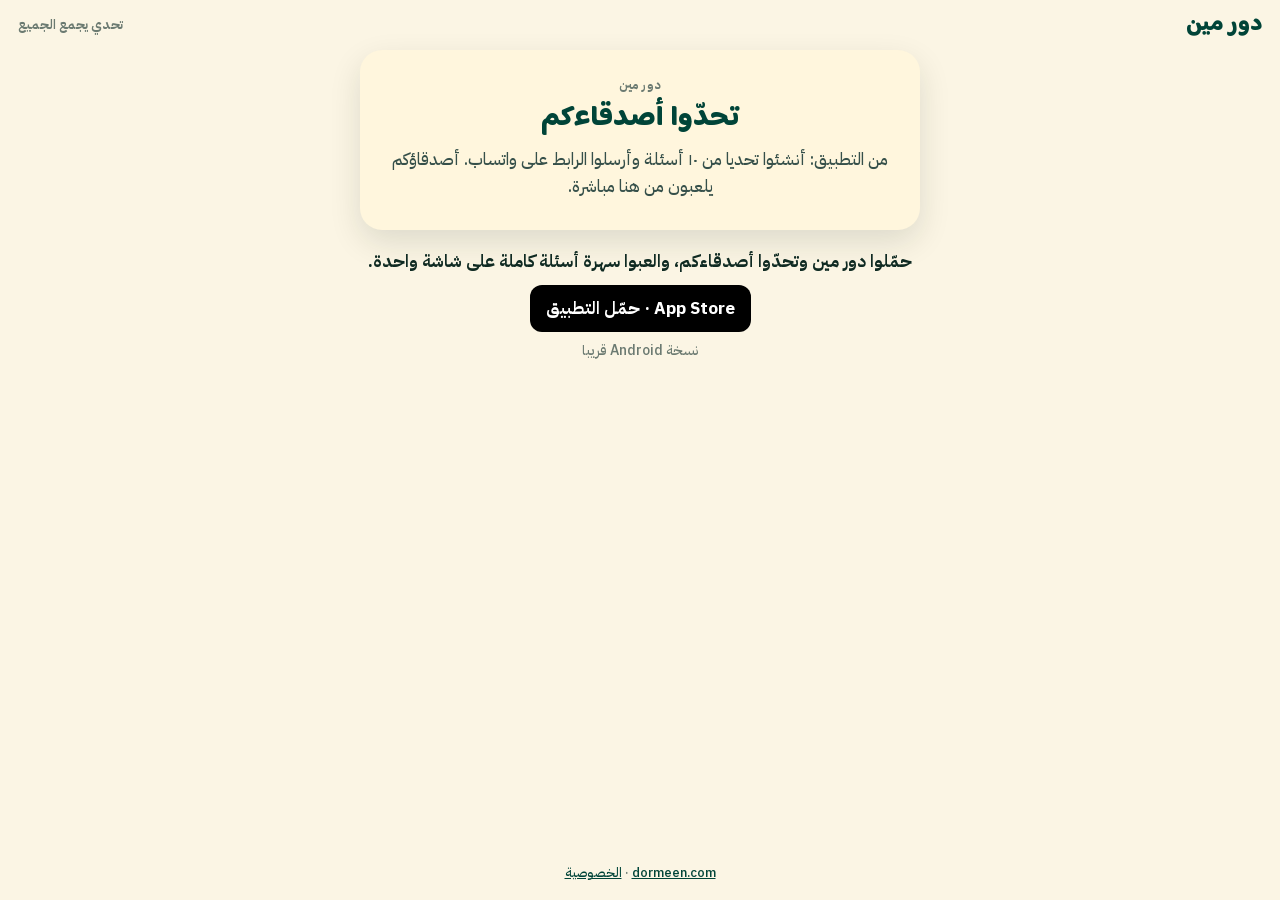
<file: c/index.html>
<!doctype html>
<html lang="ar" dir="rtl">
<head>
<meta charset="utf-8">
<meta name="viewport" content="width=device-width,initial-scale=1,viewport-fit=cover">
<title>تحدي دور مين</title>
<meta name="description" content="وصلك تحدٍ من صديق في دور مين: ١٠ أسئلة سريعة. العب من المتصفح وشوف مين يغلب.">
<meta name="theme-color" content="#003e32">
<meta name="apple-itunes-app" content="app-id=6812690220">
<meta property="og:type" content="website">
<meta property="og:locale" content="ar_SA">
<meta property="og:title" content="تحدي دور مين · مين يعرف أكثر؟">
<meta property="og:description" content="١٠ أسئلة سريعة من صديقك. تقدر تغلبه؟">
<meta property="og:image" content="https://dormeen.com/assets/img/og.jpg">
<link rel="icon" href="../assets/img/icon-192.png">
<style>
@font-face{font-family:"Baloo";src:url(../assets/fonts/baloo-bhaijaan-2-arabic.woff2) format("woff2");font-weight:400 800;font-display:swap;unicode-range:U+0600-06FF,U+0750-077F,U+0870-08FF,U+200C-200E,U+2010-2011,U+204F,U+2E41,U+FB50-FDFF,U+FE70-FEFF}
@font-face{font-family:"Baloo";src:url(../assets/fonts/baloo-bhaijaan-2-latin.woff2) format("woff2");font-weight:400 800;font-display:swap;unicode-range:U+0000-00FF}
@font-face{font-family:"Plex";src:url(../assets/fonts/plex-arabic-500-arabic.woff2) format("woff2");font-weight:500;font-display:swap;unicode-range:U+0600-06FF,U+0750-077F,U+FB50-FDFF,U+FE70-FEFF}
@font-face{font-family:"Plex";src:url(../assets/fonts/plex-arabic-700-arabic.woff2) format("woff2");font-weight:700;font-display:swap;unicode-range:U+0600-06FF,U+0750-077F,U+FB50-FDFF,U+FE70-FEFF}
@font-face{font-family:"Plex";src:url(../assets/fonts/plex-arabic-500-latin.woff2) format("woff2");font-weight:500;font-display:swap;unicode-range:U+0000-00FF}
@font-face{font-family:"Plex";src:url(../assets/fonts/plex-arabic-700-latin.woff2) format("woff2");font-weight:700;font-display:swap;unicode-range:U+0000-00FF}
:root{--bg:#fbf5e4;--card:#fff6dd;--green:#004438;--ink:#0f2a22;--ink2:#36504a;--muted:#6b7a71;--yellow:#ffd95a;--red:#bc171a;--ok:#1b7f4b}
*{box-sizing:border-box}
body{margin:0;background:var(--bg);color:var(--ink);font:500 17px/1.6 "Plex",system-ui,sans-serif;-webkit-font-smoothing:antialiased;min-height:100dvh;display:flex;flex-direction:column}
header{display:flex;align-items:center;justify-content:space-between;padding:14px 18px;color:var(--green)}
header a{color:inherit;text-decoration:none;font:800 22px/1 "Baloo","Plex",sans-serif}
header small{font-size:13px;color:var(--muted);font-weight:700}
main{width:min(100% - 32px,560px);margin:0 auto;flex:1}
h1{font:800 28px/1.3 "Baloo","Plex",sans-serif;color:var(--green);margin:4px 0 8px}
h1 b{color:var(--red)}
p{margin:0 0 10px;color:var(--ink2)}
.card{background:var(--card);border-radius:22px;padding:20px;box-shadow:0 12px 32px rgba(0,34,27,.12)}
.eyebrow{display:inline-block;font-size:12.5px;font-weight:800;letter-spacing:.3px;color:var(--muted);text-transform:uppercase}
button{font:inherit;cursor:pointer;-webkit-tap-highlight-color:transparent;min-height:52px;border-radius:14px;font-weight:800;font-size:17px;background:#fff;color:var(--green);border:2px solid var(--green);padding:0 18px;width:100%}
button.primary{background:var(--green);color:var(--card)}
button:disabled{opacity:.7;cursor:default}
.field{display:grid;gap:6px;margin:14px 0}
.field span{font-size:13px;font-weight:800;color:var(--ink2)}
input{font:inherit;min-height:52px;border-radius:14px;border:2px solid rgba(15,42,34,.18);background:#fff;color:var(--ink);padding:0 14px;font-size:18px;font-weight:700;width:100%}
.progress{display:flex;align-items:center;gap:12px;margin:0 0 10px;font-weight:900;color:var(--green)}
.timer{position:relative;flex:1;height:30px;border-radius:999px;background:rgba(0,68,56,.12);overflow:hidden}
.timer i{position:absolute;inset:0 auto 0 0;display:block;background:var(--yellow);transition:width .1s linear;width:100%}
.timer b{position:absolute;inset:0;display:grid;place-items:center;font-size:14px}
.q h1{font-size:23px;min-height:3.4em;display:flex;align-items:center;justify-content:center;text-align:center;color:var(--ink)}
.q img{width:100%;max-height:220px;object-fit:cover;border-radius:14px;margin-bottom:10px}
.choices{display:grid;gap:10px}
.choice{text-align:center;padding:10px 14px;border-color:rgba(15,42,34,.15);color:var(--ink)}
.choice.ok{background:var(--ok);border-color:var(--ok);color:#fff;opacity:1}
.choice.bad{background:var(--red);border-color:var(--red);color:#fff;opacity:1}
.feedback{min-height:26px;text-align:center;font-weight:900;margin-top:10px}
.feedback.ok{color:var(--ok)}.feedback.bad{color:var(--red)}
.vs{display:grid;grid-template-columns:1fr auto 1fr;gap:10px;align-items:start;margin:14px 0;text-align:center}
.vs>div{padding:12px 8px;border-radius:16px;background:#fff;border:2px solid transparent}
.vs>div.lead{border-color:var(--yellow);background:#fffbe9}
.vs strong{display:block;font-size:14px;color:var(--ink2);word-break:break-word}
.vs b{display:block;font:800 36px/1.1 "Baloo","Plex",sans-serif;color:var(--green)}
.vs>span{align-self:center;font-weight:900;color:var(--muted)}
.marks{display:flex;gap:5px;justify-content:center;margin:8px 0}
.marks i{width:15px;height:15px;border-radius:50%;background:#e2d6b8}
.marks i.ok{background:var(--ok)}
.top{list-style:none;margin:10px 0 0;padding:0;display:grid;gap:6px}
.top li{display:flex;justify-content:space-between;padding:8px 12px;border-radius:12px;background:#fff;font-weight:800}
.actions{display:grid;gap:10px;margin-top:16px}
.cta{margin:18px 0 30px;text-align:center}
.cta p{font-weight:700;color:var(--ink)}
.cta .store{display:inline-flex;align-items:center;gap:10px;background:#000;color:#fff;border-radius:12px;padding:10px 16px;text-decoration:none;font-weight:700}
.cta small{display:block;margin-top:8px;color:var(--muted)}
.err{padding:10px 12px;border-radius:12px;background:#fde8e8;color:#8a1416;font-weight:700}
.center{text-align:center}
footer{padding:16px;text-align:center;color:var(--muted);font-size:13px}
footer a{color:var(--green)}
@media(min-width:600px){.choices{grid-template-columns:1fr 1fr}}
</style>
</head>
<body>
<header><a href="https://dormeen.com/">دور مين</a><small>تحدي يجمع الجميع</small></header>
<main id="m"><div class="card center"><p>لحظة…</p></div></main>
<footer><a href="https://dormeen.com/">dormeen.com</a> · <a href="https://dormeen.com/privacy.html">الخصوصية</a></footer>
<script>
(function(){
  const SB='https://kczlvqacnmnsjxdjidsz.supabase.co',KEY='sb_publishable_A3OBjrphQLzg8mpzk8qjeg_gJmbLPuH';
  const APP='https://apps.apple.com/sa/app/id6812690220';
  const m=document.getElementById('m');
  const esc=x=>String(x??'').replace(/[&<>"']/g,c=>({'&':'&amp;','<':'&lt;','>':'&gt;','"':'&quot;',"'":'&#39;'}[c]));
  async function rpc(name,args){const r=await fetch(`${SB}/rest/v1/rpc/${name}`,{method:'POST',headers:{apikey:KEY,Authorization:'Bearer '+KEY,'Content-Type':'application/json'},body:JSON.stringify(args)});if(!r.ok)throw new Error(await r.text());const t=await r.text();return t?JSON.parse(t):null}
  const store={get(k){try{return JSON.parse(localStorage.getItem(k))}catch{return null}},set(k,v){try{localStorage.setItem(k,JSON.stringify(v))}catch{}}};
  function device(){let d=store.get('dm-device');if(typeof d!=='string'){d=crypto.randomUUID?crypto.randomUUID():'xxxxxxxx-xxxx-4xxx-yxxx-xxxxxxxxxxxx'.replace(/[xy]/g,c=>{const r=Math.random()*16|0;return (c==='x'?r:(r&3|8)).toString(16)});store.set('dm-device',d)}return d}
  const pts=(ok,t)=>ok?100+Math.round((15-Math.min(15,Math.max(0,t)))*5):0;
  const code=(new URLSearchParams(location.search).get('k')||'').trim().toUpperCase();
  const cta=`<div class="cta"><p>حمّلوا دور مين وتحدّوا أصدقاءكم، والعبوا سهرة أسئلة كاملة على شاشة واحدة.</p><a class="store" href="${APP}">App Store · حمّل التطبيق</a><small>نسخة Android قريبا</small></div>`;
  let ch=null,qs=[],i=0,answers=[],times=[],t0=0,timer=null,tick=null,name='',answered=false;
  function stop(){clearTimeout(timer);clearInterval(tick);timer=tick=null}
  function intro(err){
    m.innerHTML=`<form class="card" id="f"><span class="eyebrow">وصلكم تحدٍ</span><h1>${esc(ch.creator_name)} جمع <b>${ch.creator_score}</b> نقطة</h1><p>١٠ أسئلة · ١٥ ثانية لكل سؤال${ch.plays?` · لعبه ${ch.plays} قبلكم`:''}</p>${err?`<p class="err">${esc(err)}</p>`:''}<label class="field"><span>اسمكم</span><input name="name" maxlength="24" autocomplete="nickname" placeholder="اسمك أو لقبك" value="${esc(store.get('dm-name')||'')}" required></label><button class="primary" type="submit">اقبل التحدي</button></form>${cta}`;
    document.getElementById('f').addEventListener('submit',e=>{e.preventDefault();name=e.target.name.value.trim().slice(0,24);if(!name)return;store.set('dm-name',name);qs=ch.questions;i=0;answers=[];times=[];play()});
  }
  function play(){
    stop();const q=qs[i];answered=false;
    m.innerHTML=`<div class="progress"><span>${i+1} / ${qs.length}</span><span class="timer"><b>15</b><i></i></span></div><div class="card q">${q.img?`<img src="${esc(q.img)}" alt="">`:''}<h1>${esc(q.q)}</h1><div class="choices">${q.c.map((c,j)=>`<button type="button" class="choice" data-i="${j}">${esc(c)}</button>`).join('')}</div><p class="feedback"></p></div>`;
    t0=Date.now();const bar=m.querySelector('.timer i'),num=m.querySelector('.timer b');
    tick=setInterval(()=>{const left=Math.max(0,15-(Date.now()-t0)/1000);bar.style.width=(left/15*100)+'%';num.textContent=Math.ceil(left)},100);
    timer=setTimeout(()=>answer(null),15000);
    m.querySelectorAll('.choice').forEach(b=>b.addEventListener('click',()=>answer(Number(b.dataset.i))));
  }
  function answer(j){
    if(answered)return;answered=true;stop();
    const q=qs[i],t=Math.min(15,(Date.now()-t0)/1000),ok=j===q.a;
    answers.push(j);times.push(Math.round(t*10)/10);
    m.querySelectorAll('.choice').forEach((b,k)=>{b.disabled=true;if(k===q.a)b.classList.add('ok');else if(k===j)b.classList.add('bad')});
    const fb=m.querySelector('.feedback');fb.textContent=ok?`صح! +${pts(true,t)}`:(j===null?'انتهى الوقت':'غلط');fb.className='feedback '+(ok?'ok':'bad');
    timer=setTimeout(()=>{i++;if(i>=qs.length)finish();else play()},ok?900:1300);
  }
  async function finish(){
    stop();m.innerHTML='<div class="card center"><p>نحفظ النتيجة…</p></div>';
    try{
      const r=await rpc('play_challenge',{code,player_name:name,answers,times,device:device()});
      const me=r.score,them=r.creator_score,head=me>them?'غلبتوه! 🎉':me===them?'تعادل! 🤝':'غلبكم هالمرة';
      const marks=a=>`<div class="marks">${(a||[]).map(ok=>`<i class="${ok?'ok':''}"></i>`).join('')}</div>`;
      m.innerHTML=`<div class="card center"><h1>${head}</h1><div class="vs"><div class="${me>=them?'lead':''}"><strong>${esc(name)}</strong><b>${me}</b>${marks(r.correct)}</div><span>ضد</span><div class="${them>me?'lead':''}"><strong>${esc(r.creator_name)}</strong><b>${them}</b>${marks(r.creator_correct)}</div></div>${Array.isArray(r.top)&&r.top.length>1?`<ol class="top">${r.top.map(t=>`<li><span>${esc(t.name)}</span><b>${t.score}</b></li>`).join('')}</ol>`:''}<div class="actions"><button type="button" id="share">شاركوا النتيجة</button><a class="primary" href="${APP}" style="display:grid;place-items:center;min-height:52px;border-radius:14px;background:var(--green);color:var(--card);font-weight:800;text-decoration:none">ردّوا التحدي من التطبيق</a></div></div>${cta}`;
      document.getElementById('share').addEventListener('click',async()=>{const text=`${me>them?`🎉 ${name} غلب ${r.creator_name} في دور مين`:`${r.creator_name} غلب ${name} في دور مين`}: ${me} ضد ${them}\nجربوا التحدي: ${location.origin}${location.pathname}?k=${code}`;try{if(navigator.share){await navigator.share({text});return}}catch(e){if(e&&e.name==='AbortError')return}location.href='https://wa.me/?text='+encodeURIComponent(text)});
    }catch(e){
      m.innerHTML=`<div class="card center"><p class="err">تعذر حفظ النتيجة. تحققوا من الاتصال وحاولوا مرة أخرى.</p><div class="actions"><button type="button" id="again">إعادة المحاولة</button></div></div>${cta}`;
      document.getElementById('again').addEventListener('click',finish);
    }
  }
  if(!/^[2-9A-Z]{6}$/.test(code)){m.innerHTML=`<div class="card center"><span class="eyebrow">دور مين</span><h1>تحدّوا أصدقاءكم</h1><p>من التطبيق: أنشئوا تحديا من ١٠ أسئلة وأرسلوا الرابط على واتساب. أصدقاؤكم يلعبون من هنا مباشرة.</p></div>${cta}`;return}
  rpc('get_challenge',{code}).then(data=>{if(!data||!Array.isArray(data.questions)){m.innerHTML=`<div class="card center"><p class="err">ما لقينا هذا التحدي. ربما انتهت صلاحيته.</p></div>${cta}`;return}ch=data;intro()}).catch(()=>{m.innerHTML=`<div class="card center"><p class="err">تعذر تحميل التحدي. تحققوا من الاتصال.</p></div>${cta}`});
})();
</script>
</body>
</html>
</file>
<file: site.css>
/* دور مين · dormeen.com — v2 */
@font-face{font-family:"Baloo";src:url(assets/fonts/baloo-bhaijaan-2-arabic.woff2) format("woff2");font-weight:400 800;font-display:swap;unicode-range:U+0600-06FF,U+0750-077F,U+0870-08FF,U+200C-200E,U+2010-2011,U+204F,U+2E41,U+FB50-FDFF,U+FE70-FEFC}
@font-face{font-family:"Baloo";src:url(assets/fonts/baloo-bhaijaan-2-latin.woff2) format("woff2");font-weight:400 800;font-display:swap;unicode-range:U+0000-00FF,U+0131,U+0152-0153,U+02BB-02BC,U+02C6,U+02DA,U+02DC,U+2000-206F,U+20AC,U+2122,U+2212}
@font-face{font-family:"Plex";src:url(assets/fonts/plex-arabic-400-arabic.woff2) format("woff2");font-weight:400;font-display:swap;unicode-range:U+0600-06FF,U+0750-077F,U+0870-08FF,U+200C-200E,U+2010-2011,U+204F,U+2E41,U+FB50-FDFF,U+FE70-FEFC}
@font-face{font-family:"Plex";src:url(assets/fonts/plex-arabic-500-arabic.woff2) format("woff2");font-weight:500;font-display:swap;unicode-range:U+0600-06FF,U+0750-077F,U+0870-08FF,U+200C-200E,U+2010-2011,U+204F,U+2E41,U+FB50-FDFF,U+FE70-FEFC}
@font-face{font-family:"Plex";src:url(assets/fonts/plex-arabic-600-arabic.woff2) format("woff2");font-weight:600;font-display:swap;unicode-range:U+0600-06FF,U+0750-077F,U+0870-08FF,U+200C-200E,U+2010-2011,U+204F,U+2E41,U+FB50-FDFF,U+FE70-FEFC}
@font-face{font-family:"Plex";src:url(assets/fonts/plex-arabic-700-arabic.woff2) format("woff2");font-weight:700;font-display:swap;unicode-range:U+0600-06FF,U+0750-077F,U+0870-08FF,U+200C-200E,U+2010-2011,U+204F,U+2E41,U+FB50-FDFF,U+FE70-FEFC}
@font-face{font-family:"Plex";src:url(assets/fonts/plex-arabic-400-latin.woff2) format("woff2");font-weight:400;font-display:swap;unicode-range:U+0000-00FF,U+0131,U+0152-0153,U+02BB-02BC,U+02C6,U+02DA,U+02DC,U+2000-206F,U+20AC,U+2122,U+2212}
@font-face{font-family:"Plex";src:url(assets/fonts/plex-arabic-500-latin.woff2) format("woff2");font-weight:500;font-display:swap;unicode-range:U+0000-00FF,U+0131,U+0152-0153,U+02BB-02BC,U+02C6,U+02DA,U+02DC,U+2000-206F,U+20AC,U+2122,U+2212}
@font-face{font-family:"Plex";src:url(assets/fonts/plex-arabic-600-latin.woff2) format("woff2");font-weight:600;font-display:swap;unicode-range:U+0000-00FF,U+0131,U+0152-0153,U+02BB-02BC,U+02C6,U+02DA,U+02DC,U+2000-206F,U+20AC,U+2122,U+2212}
@font-face{font-family:"Plex";src:url(assets/fonts/plex-arabic-700-latin.woff2) format("woff2");font-weight:700;font-display:swap;unicode-range:U+0000-00FF,U+0131,U+0152-0153,U+02BB-02BC,U+02C6,U+02DA,U+02DC,U+2000-206F,U+20AC,U+2122,U+2212}

:root{
  --bg:#fbf5e4;--surface:#fffaf0;--sand:#f4e8c8;--paper:#fff0c5;
  --green:#004438;--green-deep:#002a22;--ink:#0f2a22;--ink-2:#36504a;--muted:#6b7a71;
  --line:rgba(15,42,34,.10);--line-2:rgba(15,42,34,.16);
  --yellow:#ffdf78;--yellow-2:#ffcf3f;--red:#bc171a;--cream:#fff6dd;--on-green:rgba(255,246,221,.72);
  --r-md:20px;--r-lg:28px;--r-xl:40px;
  --shadow-1:0 1px 2px rgba(0,34,27,.06),0 2px 8px -2px rgba(0,34,27,.06);
  --shadow-2:0 1px 2px rgba(0,34,27,.06),0 12px 32px -10px rgba(0,34,27,.20);
  --shadow-3:0 2px 4px rgba(0,20,16,.08),0 24px 48px -16px rgba(0,20,16,.30),0 64px 120px -40px rgba(0,20,16,.40);
  --ease:cubic-bezier(.22,1,.36,1);
  --display:"Baloo","Plex",system-ui,sans-serif;
  --text:"Plex",system-ui,-apple-system,"Segoe UI",Tahoma,sans-serif;
  --wrap:1200px;--gutter:24px;
}
*,*::before,*::after{box-sizing:border-box}
html{-webkit-text-size-adjust:100%;scroll-behavior:smooth;scroll-padding-top:96px;overflow-x:clip}
body{margin:0;background:var(--bg);color:var(--ink);font:400 17px/1.75 var(--text);-webkit-font-smoothing:antialiased;-moz-osx-font-smoothing:grayscale;overflow-x:clip}
img,video,svg{display:block;max-width:100%}
img{height:auto}
a{color:inherit;text-decoration:none}
button{font:inherit;color:inherit;background:none;border:0;padding:0;cursor:pointer}
h1,h2,h3,p{margin:0}
h1,h2{font-family:var(--display);font-weight:700;line-height:1.08}
h3{font-weight:600;font-size:19px;line-height:1.4}
::selection{background:var(--yellow);color:var(--ink)}
:focus-visible{outline:2px solid var(--yellow-2);outline-offset:3px;border-radius:8px}
.wrap{width:min(var(--wrap),100% - var(--gutter)*2);margin-inline:auto}
.skip{position:absolute;inset-inline-start:16px;top:-60px;z-index:100;background:var(--ink);color:var(--cream);padding:10px 16px;border-radius:10px}
.skip:focus{top:16px}

.label{display:inline-flex;align-items:center;gap:10px;font-size:14px;font-weight:600;color:var(--green)}
.label::before,.center .label::after{content:"";width:22px;height:2px;border-radius:2px;background:currentColor;opacity:.5}
.sec{padding:128px 0}
.sec-head{max-width:640px;margin-bottom:56px}
.sec-head.center{margin-inline:auto;text-align:center}
.sec-head h2{font-size:clamp(34px,4.2vw,56px);margin:16px 0 18px}
.sec-head p{font-size:18px;color:var(--ink-2)}

.btn{display:inline-flex;align-items:center;justify-content:center;gap:10px;height:52px;padding:0 24px;border-radius:999px;font-weight:600;font-size:16px;transition:transform .3s var(--ease),background .3s,color .3s,box-shadow .3s;white-space:nowrap}
.btn svg{width:18px;height:18px;transition:transform .3s var(--ease)}
.btn:hover svg{transform:translateX(-3px)}
.btn-ghost{color:var(--cream);box-shadow:inset 0 0 0 1px rgba(255,246,221,.28)}
.btn-ghost:hover{background:rgba(255,246,221,.08);box-shadow:inset 0 0 0 1px rgba(255,246,221,.5)}
.btn-sm{height:42px;padding:0 18px;font-size:15px}

.store{display:flex;flex-wrap:wrap;align-items:center;gap:12px}
.appstore{display:inline-flex;align-items:center;gap:12px;height:56px;padding:0 22px 0 18px;border-radius:16px;background:#000;color:#fff;direction:ltr;transition:transform .3s var(--ease),box-shadow .3s;box-shadow:0 0 0 1px rgba(255,255,255,.14)}
.appstore:hover{transform:translateY(-2px);box-shadow:0 0 0 1px rgba(255,255,255,.24),0 12px 24px -8px rgba(0,0,0,.4)}
.appstore svg{width:26px;height:26px}
.appstore span{display:flex;flex-direction:column;line-height:1.1;font-family:-apple-system,"SF Pro Text","Helvetica Neue",Arial,sans-serif;text-align:left}
.appstore small{font-size:11px;opacity:.85}
.appstore b{font-size:20px;font-weight:600;letter-spacing:-.01em}
.soon{display:inline-flex;align-items:center;gap:12px;height:56px;padding:0 18px;border-radius:16px;font-size:13px;line-height:1.3;color:var(--on-green);box-shadow:inset 0 0 0 1px rgba(255,246,221,.18);text-align:start}
.soon svg{width:20px;height:20px;opacity:.85}
.soon b{display:block;color:var(--cream);font-weight:600;font-size:15px}

.rv{opacity:0;transform:translateY(24px);transition:opacity .9s var(--ease),transform .9s var(--ease)}
.rv.in{opacity:1;transform:none}

/* Header */
.top{position:fixed;inset:16px 0 auto;z-index:50;pointer-events:none}
.bar{pointer-events:auto;display:flex;align-items:center;gap:24px;height:64px;padding-inline:20px 10px;border-radius:999px;color:var(--cream);transition:background .4s,box-shadow .4s,color .4s}
.top.solid .bar{background:rgba(251,245,228,.8);-webkit-backdrop-filter:saturate(1.6) blur(18px);backdrop-filter:saturate(1.6) blur(18px);box-shadow:0 0 0 1px var(--line),0 10px 30px -12px rgba(0,34,27,.25);color:var(--ink)}
.brand{display:flex;align-items:center;gap:10px;flex:none}
.brand img{width:40px;height:40px;border-radius:11px}
.brand span{font-family:var(--display);font-weight:700;font-size:23px;line-height:1}
.nav{display:flex;gap:2px;margin-inline:auto}
.nav a{padding:8px 14px;border-radius:999px;font-size:15px;font-weight:500;opacity:.8;transition:opacity .2s,background .2s}
.nav a:hover{opacity:1;background:rgba(127,127,127,.14)}
.top .btn{background:var(--yellow);color:var(--ink)}
.top.solid .btn{background:var(--ink);color:var(--cream)}

/* Hero */
.hero{padding:12px 12px 0}
.hero-card{position:relative;isolation:isolate;overflow:hidden;border-radius:var(--r-xl);background:radial-gradient(120% 80% at 50% 0%,#0a6a58 0%,#00513f 28%,#003e32 55%,#002a22 100%);color:var(--cream);padding:168px 0 0;text-align:center}
.hero-card::before{content:"";position:absolute;inset:0;z-index:-1;background-image:radial-gradient(rgba(255,246,221,.13) 1px,transparent 1.3px);background-size:28px 28px;-webkit-mask-image:radial-gradient(70% 60% at 50% 30%,#000,transparent 75%);mask-image:radial-gradient(70% 60% at 50% 30%,#000,transparent 75%)}
.hero-card::after{content:"";position:absolute;inset:auto 0 0;height:45%;z-index:-1;background:radial-gradient(60% 100% at 50% 100%,rgba(255,223,120,.18),transparent 70%)}
.pill{display:inline-flex;align-items:center;gap:10px;height:36px;padding-inline:6px 16px;border-radius:999px;background:rgba(255,246,221,.08);box-shadow:inset 0 0 0 1px rgba(255,246,221,.16);font-size:14px;font-weight:500}
.pill i{display:inline-grid;place-items:center;height:24px;padding:0 10px;border-radius:999px;background:var(--yellow);color:var(--ink);font-style:normal;font-weight:700;font-size:12px}
.hero h1{font-size:clamp(52px,8.4vw,124px);margin-top:28px;line-height:1.02}
.hero h1 em{font-style:normal;color:var(--yellow)}
.hero .tag{display:block;font-family:var(--display);font-weight:500;font-size:clamp(22px,2.4vw,32px);color:var(--on-green);margin-top:10px}
.hero .lead{max-width:560px;margin:24px auto 0;font-size:18px;color:var(--on-green)}
.hero .store{justify-content:center;margin-top:36px}
.ticks{display:flex;justify-content:center;flex-wrap:wrap;gap:8px 24px;margin:22px 0 0;padding:0;list-style:none;font-size:14px;color:var(--on-green)}
.ticks li{display:flex;align-items:center;gap:8px}
.ticks svg{width:16px;height:16px;color:var(--yellow)}
.stage{position:relative;width:min(980px,90%);margin:88px auto 0;aspect-ratio:980/500}
.tv{position:absolute;inset:0 6% auto 6%;padding:10px 10px 0;border-radius:22px 22px 0 0;background:linear-gradient(#1d2221,#0c0f0e);box-shadow:0 0 0 1px rgba(255,255,255,.08),0 -30px 90px -20px rgba(255,223,120,.28),var(--shadow-3)}
.tv::after{content:"";position:absolute;inset:10px 10px 0;border-radius:12px 12px 0 0;pointer-events:none;background:linear-gradient(115deg,rgba(255,255,255,.10),transparent 32%)}
.tv img{border-radius:12px 12px 0 0;width:100%;aspect-ratio:1300/732;object-fit:cover}
.phone{position:relative;border-radius:44px;padding:9px;background:linear-gradient(145deg,#2c3130,#0b0d0d);box-shadow:0 0 0 1px rgba(255,255,255,.1),var(--shadow-3)}
.phone::before{content:"";position:absolute;z-index:2;top:19px;left:50%;width:30%;height:22px;transform:translateX(-50%);border-radius:999px;background:#000}
.phone img,.phone video{width:100%;border-radius:36px;aspect-ratio:700/1244;object-fit:cover;background:var(--paper)}
.stage .phone{position:absolute;width:22%;inset-inline-start:0;top:16%;transform:rotate(5deg);border-radius:36px;padding:7px}
.stage .phone img{border-radius:30px}
.stage .phone::before{top:14px;height:16px}
.chip{position:absolute;z-index:4;display:flex;align-items:center;gap:10px;padding:10px 16px 10px 10px;padding-inline:10px 16px;border-radius:16px;background:rgba(255,250,240,.95);color:var(--ink);font-size:14px;font-weight:600;line-height:1.3;text-align:start;box-shadow:var(--shadow-2);animation:float 6s ease-in-out infinite}
.chip small{display:block;font-weight:500;color:var(--muted);font-size:12px}
.chip .ic{display:grid;place-items:center;width:36px;height:36px;border-radius:11px;background:var(--green);color:var(--yellow);flex:none}
.chip .ic svg{width:20px;height:20px}
.chip .ic.red{background:var(--red);color:var(--cream)}
.chip .ic.y{background:var(--yellow);color:var(--ink)}
.chip.c1{top:10%;inset-inline-end:-3%}
.chip.c2{top:50%;inset-inline-end:-6%;animation-delay:-2s}
.chip.c3{top:-6%;inset-inline-start:22%;animation-delay:-4s}
@keyframes float{0%,100%{transform:translateY(0)}50%{transform:translateY(-8px)}}

/* Stats */
.stats{display:grid;grid-template-columns:repeat(4,1fr);margin-top:72px;border-block:1px solid var(--line)}
.stat{padding:36px 24px;text-align:center}
.stat+.stat{border-inline-start:1px solid var(--line)}
.stat b{display:block;font-family:var(--display);font-weight:700;font-size:clamp(38px,4vw,54px);line-height:1;color:var(--green)}
.stat span{display:block;margin-top:10px;font-size:15px;color:var(--muted)}

/* Steps */
.steps{display:grid;grid-template-columns:repeat(4,1fr);gap:16px}
.step{display:flex;flex-direction:column;border-radius:var(--r-lg);background:var(--surface);box-shadow:inset 0 0 0 1px var(--line);overflow:hidden;transition:transform .5s var(--ease),box-shadow .5s}
.step:hover{transform:translateY(-4px);box-shadow:inset 0 0 0 1px var(--line-2),var(--shadow-2)}
.vis{position:relative;height:250px;overflow:hidden;background:var(--sand)}
.vis::after{content:"";position:absolute;inset:auto 0 0;height:56px;background:linear-gradient(transparent,var(--sand));z-index:2}
.vis .phone{position:absolute;width:60%;left:50%;top:28px;transform:translateX(-50%);border-radius:30px;padding:6px;box-shadow:0 0 0 1px rgba(0,0,0,.2),var(--shadow-2)}
.vis .phone::before{top:13px;height:13px}
.vis .phone img{border-radius:24px}
.vis .scr{position:absolute;top:44px;inset-inline-start:22px;width:150%;border-radius:14px;overflow:hidden;background:#111;padding:6px;box-shadow:var(--shadow-2)}
.vis .scr img{width:100%;border-radius:9px;aspect-ratio:1300/732;object-fit:cover;object-position:right top}
.step .txt{padding:24px 24px 28px}
.n{display:inline-grid;place-items:center;width:32px;height:32px;border-radius:10px;background:var(--green);color:var(--yellow);font-weight:700;font-size:15px;margin-bottom:16px}
.step h3{margin-bottom:6px}
.step p{font-size:15px;line-height:1.7;color:var(--muted)}

/* Bento */
.dark{background:var(--green-deep);color:var(--cream);border-radius:var(--r-xl);margin:0 12px}
.dark .label{color:var(--yellow)}
.dark .sec-head p{color:var(--on-green)}
.bento{display:grid;grid-template-columns:repeat(12,1fr);gap:16px}
.tile{position:relative;overflow:hidden;border-radius:var(--r-lg);padding:32px;background:#0a3a30;box-shadow:inset 0 0 0 1px rgba(255,246,221,.08)}
.tile h3{font-size:21px;color:var(--cream)}
.tile p{margin-top:8px;font-size:15px;line-height:1.7;color:var(--on-green);max-width:440px}
.t-main{grid-column:span 8;grid-row:span 2;display:flex;flex-direction:column;background:radial-gradient(90% 70% at 50% 100%,rgba(255,223,120,.16),transparent 70%),#0a3a30}
.t-main .shot{margin:40px 0 -32px;padding:8px 8px 0;border-radius:18px 18px 0 0;background:#0c0f0e;box-shadow:0 0 0 1px rgba(255,255,255,.08),var(--shadow-3);margin-top:auto}
.t-main .shot img{border-radius:11px 11px 0 0;aspect-ratio:1300/732;object-fit:cover;width:100%}
.t-main .txt{margin-bottom:40px}
.t-timer{grid-column:span 4;background:var(--yellow)}
.t-timer h3{color:var(--ink)}
.t-timer p{color:rgba(15,42,34,.72)}
.ring{position:relative;width:120px;height:120px;margin-bottom:24px;color:var(--ink)}
.ring svg{width:100%;height:100%;transform:rotate(-90deg)}
.ring circle{fill:none;stroke-width:9}
.ring .bgc{stroke:rgba(15,42,34,.12)}
.ring .fg{stroke:var(--green);stroke-linecap:round;stroke-dasharray:364.4;stroke-dashoffset:0;transition:stroke-dashoffset 1s linear}
.ring b{position:absolute;inset:0;display:grid;place-items:center;font-family:var(--display);font-size:32px;font-weight:700;direction:ltr}
.t-life{grid-column:span 4}
.lifes{display:flex;flex-wrap:wrap;gap:8px;margin-bottom:24px}
.lifes span{display:inline-flex;align-items:center;gap:8px;height:40px;padding-inline:8px 14px;border-radius:999px;background:rgba(255,246,221,.08);box-shadow:inset 0 0 0 1px rgba(255,246,221,.14);font-size:14px;font-weight:600}
.lifes i{display:grid;place-items:center;width:26px;height:26px;border-radius:999px;background:var(--yellow);color:var(--ink);font-style:normal}
.lifes i svg{width:14px;height:14px}
.t-score{grid-column:span 6}
.board{display:grid;gap:12px;margin-bottom:28px}
.row{display:grid;grid-template-columns:96px 1fr 52px;align-items:center;gap:14px;font-size:14px;font-weight:600}
.track{height:10px;border-radius:999px;background:rgba(255,246,221,.08);overflow:hidden}
.track i{display:block;height:100%;border-radius:999px;background:var(--yellow);width:var(--w);transform-origin:right;transform:scaleX(0);transition:transform 1.4s var(--ease) .3s}
.row.r2 .track i{background:#ef6b55}
.in .track i{transform:scaleX(1)}
.row b{text-align:end;font-family:var(--display);font-size:19px}
.t-family{grid-column:span 6;display:grid;grid-template-columns:1fr 132px;gap:24px;align-items:center;background:var(--red);box-shadow:none}
.t-family p{color:rgba(255,246,221,.85)}
.t-family img{width:132px;height:132px;border-radius:24px;object-fit:cover;transform:rotate(-5deg);box-shadow:0 0 0 6px rgba(255,246,221,.95),var(--shadow-3)}

/* Types */
.types{display:grid;grid-template-columns:minmax(0,5fr) minmax(0,7fr);gap:64px;align-items:center}
.types .sec-head{margin-bottom:32px}
.tabs{display:grid;gap:4px}
.tab{position:relative;display:block;width:100%;text-align:start;padding:16px 22px 18px;border-radius:var(--r-md);transition:background .3s,box-shadow .3s}
.tab b{display:block;font-size:18px;font-weight:600;color:var(--muted);transition:color .3s}
.tab small{display:block;font-size:15px;color:var(--muted);max-height:0;opacity:0;overflow:hidden;transition:max-height .5s var(--ease),opacity .4s,margin .4s}
.tab .prog{position:absolute;inset-inline:22px;bottom:9px;height:2px;border-radius:2px;background:var(--line);overflow:hidden;opacity:0}
.tab .prog i{display:block;height:100%;background:var(--green);transform-origin:right;transform:scaleX(0)}
.tab:hover b{color:var(--ink)}
.tab[aria-selected="true"]{background:var(--surface);box-shadow:inset 0 0 0 1px var(--line),var(--shadow-1)}
.tab[aria-selected="true"] b{color:var(--ink)}
.tab[aria-selected="true"] small{max-height:60px;opacity:1;margin-top:2px}
.tab[aria-selected="true"] .prog{opacity:1}
.tab.run .prog i{animation:prog 5.5s linear forwards}
@keyframes prog{to{transform:scaleX(1)}}
.viewer{position:relative;padding:10px;border-radius:24px;background:linear-gradient(#1d2221,#0c0f0e);box-shadow:var(--shadow-3)}
.viewer img{width:100%;border-radius:15px;aspect-ratio:1300/732;object-fit:cover;transition:opacity .3s,transform .6s var(--ease)}
.viewer img.out{opacity:0;transform:scale(.985)}
.viewer::after{content:"";position:absolute;left:50%;bottom:-22px;width:26%;height:14px;transform:translateX(-50%);border-radius:0 0 14px 14px;background:linear-gradient(#d9ceb0,#c2b694);z-index:-1}

/* Categories */
.cats-sec{overflow:hidden}
.mq{-webkit-mask-image:linear-gradient(90deg,transparent,#000 8%,#000 92%,transparent);mask-image:linear-gradient(90deg,transparent,#000 8%,#000 92%,transparent)}
.marquee{display:flex;gap:16px;width:max-content;animation:mq 70s linear infinite;padding-block:8px}
.marquee.rev{animation-direction:reverse;margin-top:8px}
.mq:hover .marquee{animation-play-state:paused}
@keyframes mq{to{transform:translateX(calc(50% + 8px))}}
.cat{flex:none;width:196px;margin:0;padding:8px 8px 14px;border-radius:var(--r-md);background:var(--surface);box-shadow:inset 0 0 0 1px var(--line);transition:transform .4s var(--ease),box-shadow .4s}
.cat:hover{transform:translateY(-4px) rotate(-1.5deg);box-shadow:inset 0 0 0 1px var(--line-2),var(--shadow-2)}
.cat img{width:100%;aspect-ratio:1;object-fit:cover;border-radius:14px}
.cat figcaption{margin-top:12px;text-align:center;font-weight:600;font-size:15px}
.more{display:flex;flex-wrap:wrap;justify-content:center;gap:8px;margin-top:48px}
.more span{padding:6px 14px;border-radius:999px;font-size:14px;color:var(--ink-2);box-shadow:inset 0 0 0 1px var(--line-2)}
.more strong{padding:6px 14px;border-radius:999px;font-size:14px;font-weight:600;background:var(--ink);color:var(--cream)}

/* Film */
.film{display:grid;grid-template-columns:minmax(0,6fr) minmax(0,5fr);gap:80px;align-items:center}
.film-wrap{position:relative;isolation:isolate}
.film-wrap::before{content:"";position:absolute;inset:10% 0;border-radius:50%;background:radial-gradient(closest-side,rgba(255,207,63,.55),transparent);z-index:-1;filter:blur(24px)}
.film .phone{width:min(320px,80%);margin-inline:auto;transform:rotate(-3deg)}
.film .phone video{aspect-ratio:9/16;object-fit:cover}
.play{position:absolute;z-index:3;left:50%;top:50%;width:76px;height:76px;margin:-38px 0 0 -38px;border-radius:999px;display:grid;place-items:center;background:rgba(255,250,240,.94);color:var(--ink);box-shadow:var(--shadow-2);transition:transform .3s var(--ease),opacity .3s}
.play:hover{transform:scale(1.07)}
.play svg{width:26px;height:26px;margin-left:4px}
.playing .play{opacity:0;pointer-events:none}
.quotes{display:grid;gap:12px;margin-top:36px}
.q{display:flex;gap:14px;align-items:center;width:fit-content;max-width:100%;padding:14px 20px 14px 14px;padding-inline:14px 20px;border-radius:999px;background:var(--surface);box-shadow:inset 0 0 0 1px var(--line),var(--shadow-1);font-size:17px;font-weight:500}
.q .av{flex:none;width:36px;height:36px;border-radius:999px;display:grid;place-items:center;background:var(--green);color:var(--yellow);font-weight:700;font-size:14px}
.q:nth-child(2){margin-inline-start:48px}
.q:nth-child(2) .av{background:var(--red);color:var(--cream)}

/* Packs */
.packs{display:grid;grid-template-columns:repeat(4,1fr);gap:16px}
.pack{position:relative;display:flex;flex-direction:column;padding:28px;border-radius:var(--r-lg);background:var(--surface);box-shadow:inset 0 0 0 1px var(--line);transition:transform .5s var(--ease),box-shadow .5s}
.pack:hover{transform:translateY(-4px);box-shadow:inset 0 0 0 1px var(--line-2),var(--shadow-2)}
.pack .name{font-size:15px;font-weight:600;color:var(--muted)}
.pack .games{display:flex;align-items:baseline;gap:8px;margin-top:20px;font-family:var(--display);font-weight:700;font-size:64px;line-height:1}
.pack .games small{font-family:var(--text);font-size:16px;font-weight:500;color:var(--muted)}
.pack p{margin-top:12px;font-size:15px;color:var(--muted);line-height:1.6}
.pack .price{display:flex;align-items:baseline;gap:6px;margin-top:auto;padding-top:24px;border-top:1px solid var(--line)}
.pack .spacer{flex:1;min-height:28px}
.pack .price b{font-size:28px;font-weight:700}
.pack .price small{font-size:14px;color:var(--muted)}
.pack .per{margin-inline-start:auto;font-size:13px;color:var(--muted)}
.pack.hot{background:var(--green);color:var(--cream);box-shadow:var(--shadow-3)}
.pack.hot .name,.pack.hot .games small,.pack.hot p,.pack.hot .price small,.pack.hot .per{color:var(--on-green)}
.pack.hot .games,.pack.hot .price b{color:var(--yellow)}
.pack.hot .price{border-color:rgba(255,246,221,.14)}
.flag{position:absolute;top:24px;inset-inline-end:24px;height:28px;padding:0 12px;border-radius:999px;display:inline-grid;place-items:center;background:var(--yellow);color:var(--ink);font-size:12px;font-weight:700}
.perks{display:flex;flex-wrap:wrap;justify-content:center;gap:12px 32px;margin:40px 0 0;padding:0;list-style:none;font-size:15px;color:var(--ink-2)}
.perks li{display:flex;align-items:center;gap:8px}
.perks svg{width:18px;height:18px;color:var(--green)}
.fine{margin-top:14px;text-align:center;font-size:13px;color:var(--muted)}

/* FAQ */
.faq{display:grid;grid-template-columns:minmax(0,4fr) minmax(0,7fr);gap:72px;align-items:start}
.faq .sec-head{position:sticky;top:120px;margin:0}
.help{display:flex;align-items:center;gap:16px;margin-top:32px;padding:18px 20px;border-radius:var(--r-md);background:var(--surface);box-shadow:inset 0 0 0 1px var(--line);transition:box-shadow .3s}
.help:hover{box-shadow:inset 0 0 0 1px var(--line-2),var(--shadow-2)}
.help .ic{flex:none;display:grid;place-items:center;width:44px;height:44px;border-radius:12px;background:var(--yellow)}
.help .ic svg{width:22px;height:22px}
.help b{display:block;font-weight:600;line-height:1.4}
.help span{font-size:14px;color:var(--muted)}
.acc details{border-bottom:1px solid var(--line-2)}
.acc details:first-child{border-top:1px solid var(--line-2)}
.acc summary{list-style:none;display:flex;align-items:center;justify-content:space-between;gap:24px;padding:26px 0;font-size:19px;font-weight:600;cursor:pointer}
.acc summary::-webkit-details-marker{display:none}
.acc summary i{position:relative;flex:none;width:32px;height:32px;border-radius:999px;box-shadow:inset 0 0 0 1px var(--line-2);transition:background .3s,box-shadow .3s}
.acc summary i::before,.acc summary i::after{content:"";position:absolute;left:50%;top:50%;width:12px;height:1.6px;margin:-.8px 0 0 -6px;border-radius:2px;background:var(--ink);transition:transform .4s var(--ease)}
.acc summary i::after{transform:rotate(90deg)}
.acc details[open] summary i{background:var(--yellow);box-shadow:none}
.acc details[open] summary i::after{transform:rotate(0)}
.acc details p{padding:0 0 26px;max-width:620px;color:var(--ink-2)}
.acc details p a{color:var(--green);font-weight:600}

/* CTA */
.cta{padding:0 12px 12px}
.cta-card{position:relative;isolation:isolate;overflow:hidden;border-radius:var(--r-xl);background:radial-gradient(90% 90% at 50% 110%,#0a6a58 0%,#003e32 50%,#002a22 100%);color:var(--cream);text-align:center;padding:120px 24px 0}
.cta-card::before{content:"";position:absolute;inset:0;z-index:-1;background-image:radial-gradient(rgba(255,246,221,.12) 1px,transparent 1.3px);background-size:28px 28px;-webkit-mask-image:radial-gradient(60% 60% at 50% 20%,#000,transparent 75%);mask-image:radial-gradient(60% 60% at 50% 20%,#000,transparent 75%)}
.cta-card h2{font-size:clamp(40px,6vw,84px)}
.cta-card h2 em{font-style:normal;color:var(--yellow)}
.cta-card p{margin:18px auto 0;font-size:18px;color:var(--on-green)}
.cta-card .store{justify-content:center;margin-top:36px}
.cta-card .party{width:min(700px,100%);margin:56px auto 0;-webkit-mask-image:linear-gradient(90deg,transparent,#000 10%,#000 90%,transparent);mask-image:linear-gradient(90deg,transparent,#000 10%,#000 90%,transparent)}

/* Footer */
footer{padding:56px 0 48px;font-size:14px;color:var(--muted)}
.foot{display:flex;flex-wrap:wrap;align-items:center;gap:24px 40px}
.foot .brand{color:var(--ink)}
.foot nav{display:flex;flex-wrap:wrap;gap:6px 24px;margin-inline-start:auto}
.foot nav a:hover{color:var(--ink)}
.foot .copy{width:100%;padding-top:24px;border-top:1px solid var(--line);display:flex;justify-content:space-between;flex-wrap:wrap;gap:8px}

/* Responsive */
@media (max-width:1080px){
  .nav{display:none}
  .bar{justify-content:space-between}
  .steps,.packs{grid-template-columns:repeat(2,1fr)}
  .t-main{grid-column:span 12;grid-row:auto}
  .t-timer,.t-life{grid-column:span 6}
  .chip.c1{inset-inline-end:0}
  .chip.c2{inset-inline-end:-1%}
}
@media (max-width:860px){
  :root{--gutter:20px}
  .sec{padding:96px 0}
  .types,.film,.faq{grid-template-columns:1fr;gap:40px}
  .faq .sec-head{position:static}
  .t-score,.t-family{grid-column:span 12}
  .stage{width:94%;margin-top:64px}
}
@media (max-width:620px){
  :root{--gutter:16px}
  body{font-size:16px}
  .sec{padding:80px 0}
  .sec-head{margin-bottom:40px}
  .sec-head p{font-size:16px}
  .top{inset:10px 0 auto}
  .bar{height:56px;padding-inline:14px 8px}
  .brand img{width:34px;height:34px;border-radius:9px}
  .brand span{font-size:20px}
  .hero{padding:8px 8px 0}
  .hero-card{padding-top:112px;border-radius:28px}
  .hero h1{margin-top:22px}
  .hero .lead{font-size:16px;padding-inline:20px}
  .hero .store{padding-inline:16px}
  .ticks{padding-inline:16px;gap:6px 16px;font-size:13px}
  .stage{width:100%;aspect-ratio:auto;margin-top:72px}
  .tv{position:relative;inset:auto;width:92%;margin-inline:auto 0;padding:6px 6px 0;border-radius:14px 14px 0 0}
  .tv::after{inset:6px 6px 0}
  .tv img{border-radius:9px 9px 0 0}
  .stage .phone{width:30%;top:auto;bottom:-6%;inset-inline-start:2%;border-radius:22px;padding:4px}
  .stage .phone img{border-radius:18px}
  .stage .phone::before{top:8px;height:9px}
  .chip{font-size:12px;padding-inline:8px 12px;padding-block:7px;border-radius:12px;gap:8px}
  .chip .ic{width:28px;height:28px;border-radius:8px}
  .chip .ic svg{width:16px;height:16px}
  .chip small{font-size:11px}
  .chip.c1{top:-24%;inset-inline-end:4%}
  .chip.c2,.chip.c3{display:none}
  .stats{grid-template-columns:repeat(2,1fr);margin-top:48px}
  .stat{padding:24px 12px}
  .stat:nth-child(3){border-inline-start:0}
  .stat:nth-child(n+3){border-top:1px solid var(--line)}
  .steps{grid-template-columns:1fr}
  .vis{height:220px}
  .dark{margin:0 8px;border-radius:28px}
  .tile{padding:24px}
  .t-timer,.t-life{grid-column:span 12}
  .t-main .shot{margin:28px -4px -24px}
  .t-family{grid-template-columns:1fr 92px;gap:16px}
  .t-family img{width:92px;height:92px;border-radius:18px;box-shadow:0 0 0 4px rgba(255,246,221,.95),var(--shadow-2)}
  .row{grid-template-columns:76px 1fr 44px;gap:10px}
  .types{gap:28px}
  .tab{padding:14px 16px 16px}
  .tab .prog{inset-inline:16px}
  .viewer{padding:6px;border-radius:16px}
  .viewer img{border-radius:11px}
  .cat{width:148px}
  .film{gap:48px}
  .q{font-size:15px}
  .q:nth-child(2){margin-inline-start:24px}
  .packs{grid-template-columns:1fr;gap:12px}
  .pack{padding:22px 24px}
  .pack.hot .games{font-size:52px;margin-top:14px}
  .pack:not(.hot){display:grid;grid-template-columns:1fr auto;align-items:center;column-gap:16px;padding:18px 22px}
  .pack:not(.hot) p,.pack:not(.hot) .spacer{display:none}
  .pack:not(.hot) .games{font-size:34px;margin-top:4px}
  .pack:not(.hot) .price{grid-column:2;grid-row:1/3;border:0;margin:0;padding:0;flex-direction:column;align-items:flex-end;gap:0}
  .pack:not(.hot) .per{margin:0}
  .faq{gap:32px}
  .acc summary{font-size:17px;padding:22px 0}
  .cta{padding:0 8px 8px}
  .cta-card{padding-top:88px;border-radius:28px}
  .cta-card p{font-size:16px}
  .foot nav{margin-inline-start:0}
}
@media (prefers-reduced-motion:reduce){
  *,*::before,*::after{animation:none!important;transition:none!important;scroll-behavior:auto!important}
  .rv{opacity:1;transform:none}
  .track i{transform:none}
  .mq{overflow-x:auto}
}
.badge{display:inline-block;border-radius:12px;transition:transform .3s var(--ease)}
.badge:hover{transform:translateY(-2px)}
.badge img{height:56px;width:auto}
h1,h2,.sec-head p{text-wrap:balance}
.types .sec-head h2{font-size:clamp(34px,3.6vw,48px)}

/* new-in-1.0.44 tiles */
.t-new{grid-column:span 6}
.t-new .k{display:inline-block;margin-bottom:14px;padding:6px 14px;border-radius:999px;font-family:var(--display);font-weight:700;font-size:15px;background:rgba(255,246,221,.12);color:var(--cream)}
.t-new-y{background:var(--yellow)}
.t-new-y h3{color:var(--ink)}
.t-new-y p{color:rgba(15,42,34,.72)}
.t-new-y .k{background:rgba(15,42,34,.12);color:var(--ink)}
.t-new-r{background:var(--red);box-shadow:none}
.t-new-r p{color:rgba(255,246,221,.85)}
@media (max-width:860px){.t-new{grid-column:span 12}}
</file>
